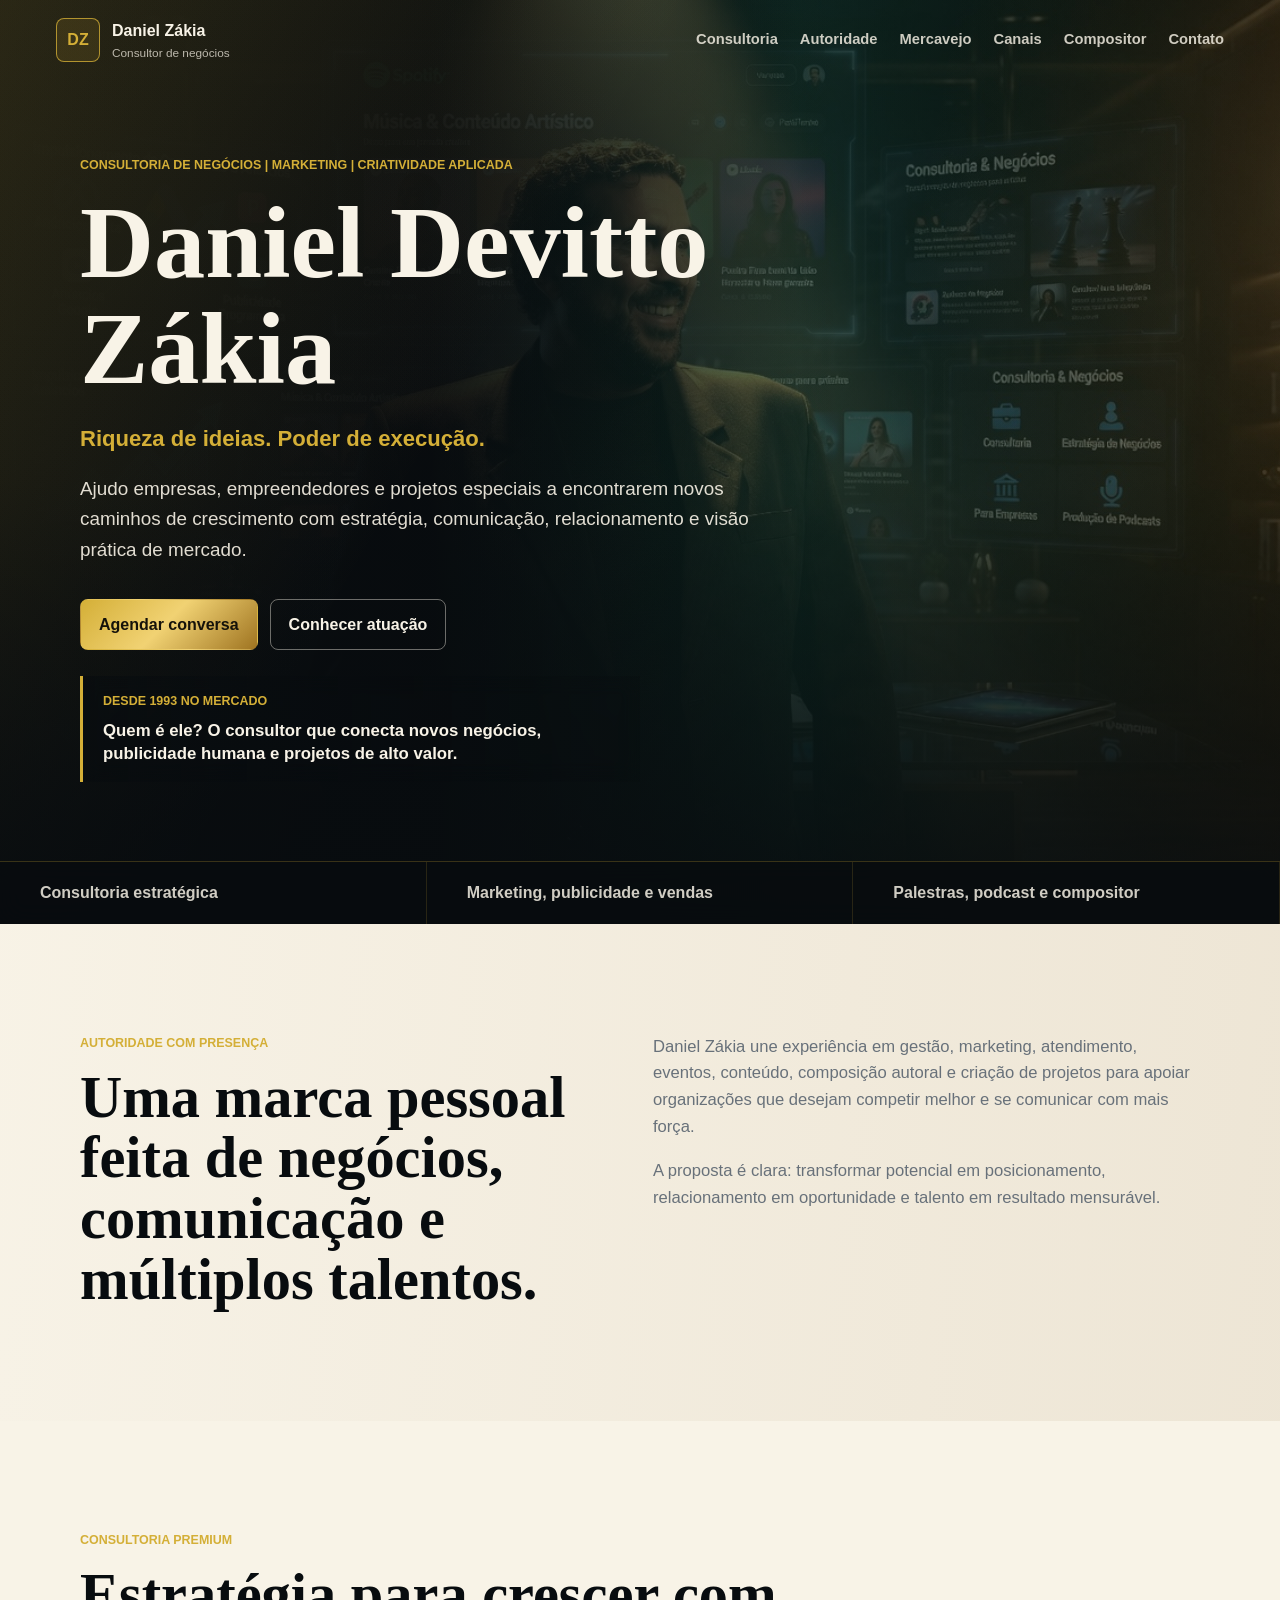
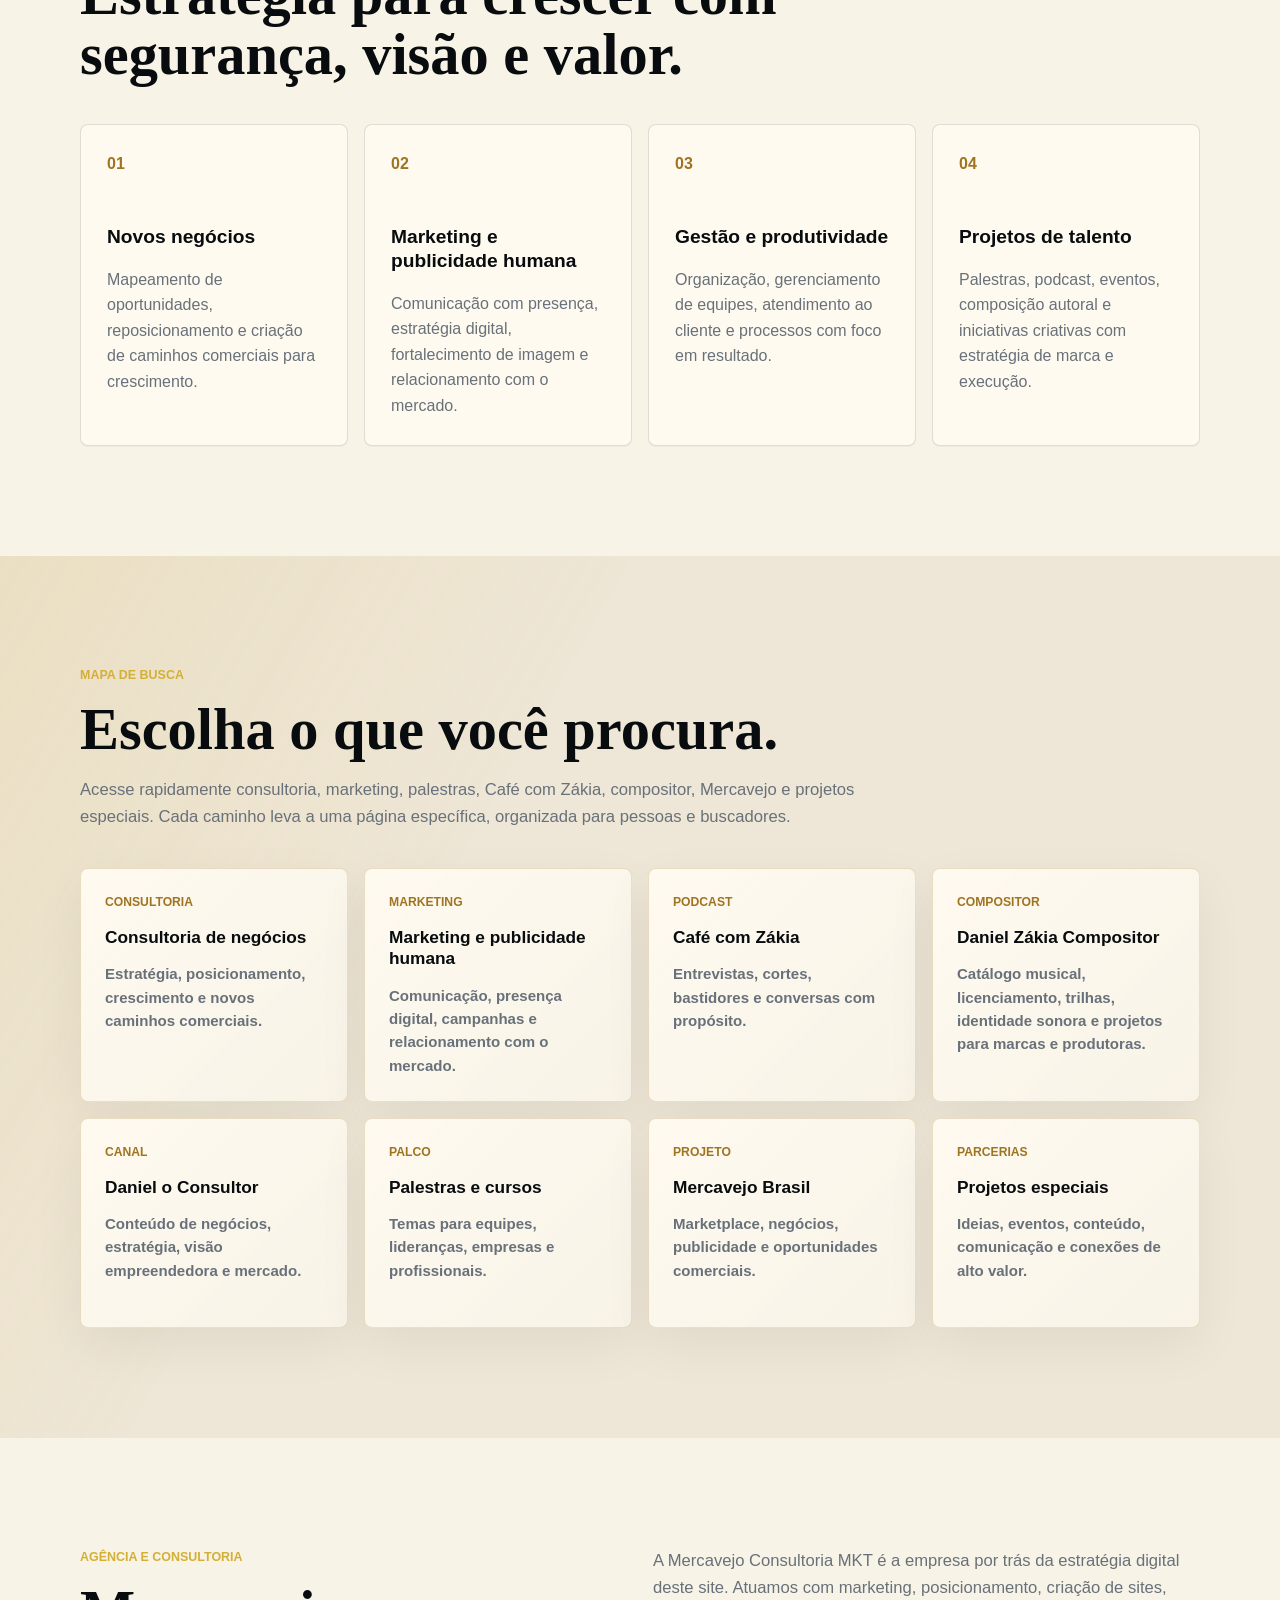
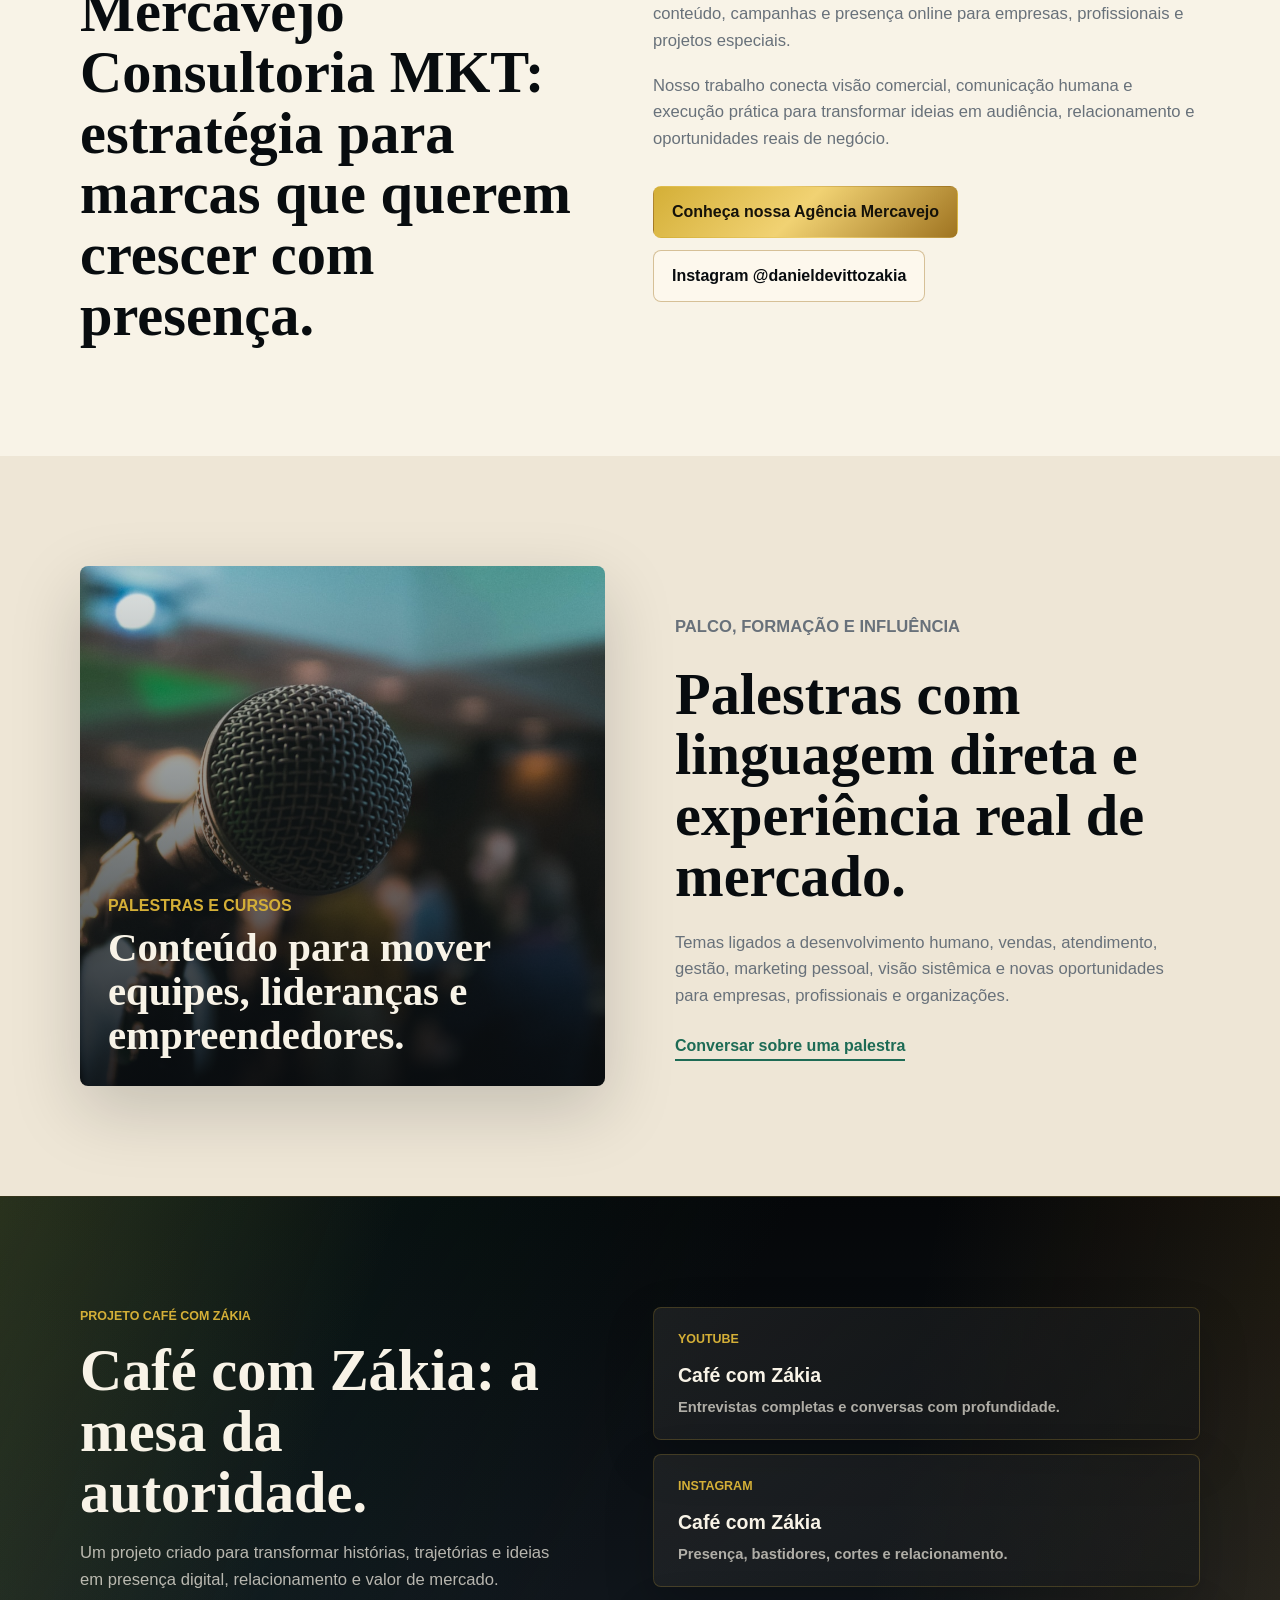
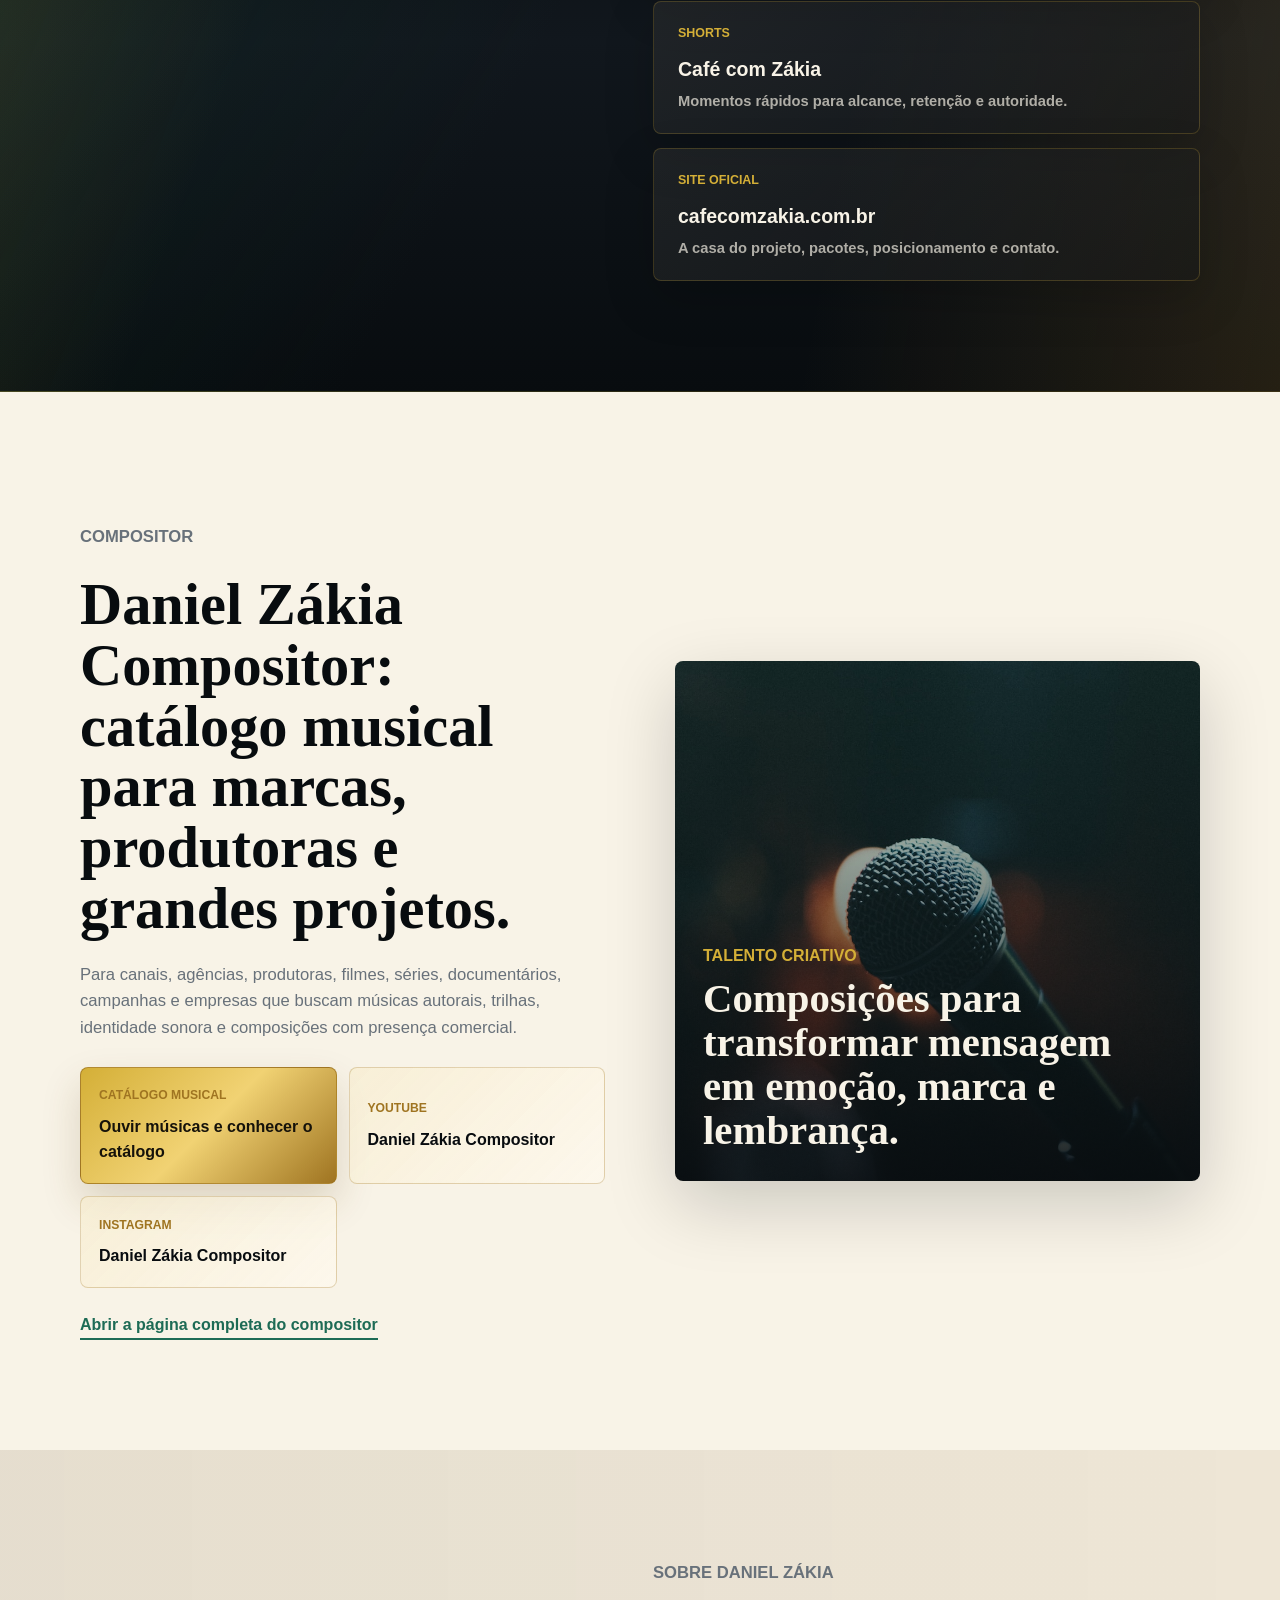
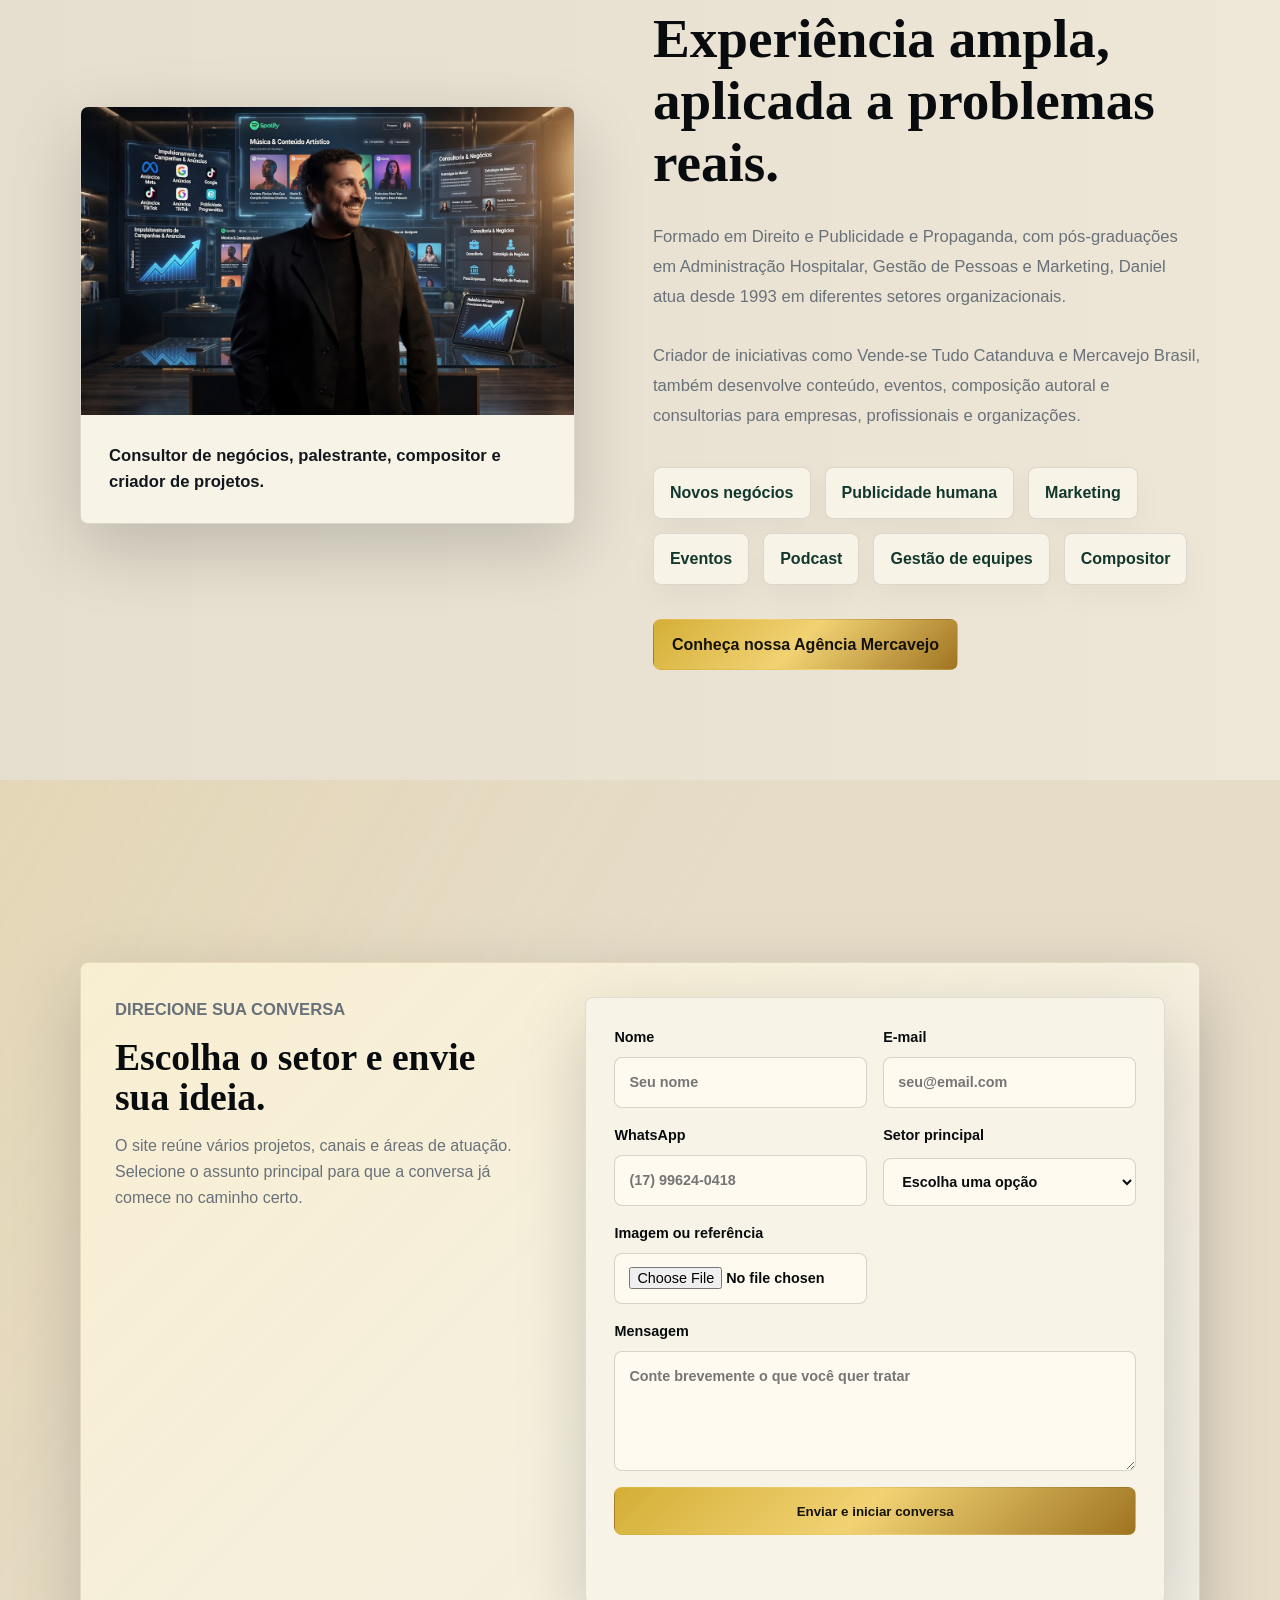
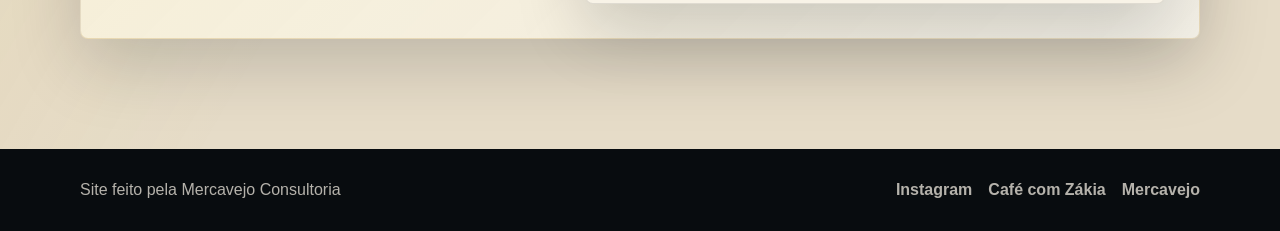
<file: index.html>
﻿<!doctype html>
<html lang="pt-BR">
  <head>
    <meta charset="utf-8" />
    <link rel="icon" type="image/svg+xml" href="favicon.svg" />
    <meta name="viewport" content="width=device-width, initial-scale=1" />
    <title>Daniel Devitto Zákia | Consultoria, Marketing, Palestras, Podcast e Compositor</title>
    <meta
      name="description"
      content="Site oficial de Daniel Devitto Zákia: consultoria de negócios, marketing, palestras, Café com Zákia, projetos especiais e compositor com catálogo musical para marcas, produtoras, filmes, séries e campanhas."
    />
    <meta
      name="keywords"
      content="Daniel Zákia, Daniel Devitto Zákia, consultoria de negócios, marketing, publicidade humana, Café com Zákia, Daniel Zákia Compositor, compositor para marcas, licenciamento musical, trilhas, produtoras, filmes, séries, campanhas, palestras, cursos, Mercavejo"
    />
    <meta name="author" content="Daniel Zákia" />
    <meta name="robots" content="index, follow, max-image-preview:large, max-snippet:-1, max-video-preview:-1" />
    <link rel="canonical" href="https://www.danieldevittozakia.com.br/" />
    <meta property="og:title" content="Daniel Devitto Zákia | Consultoria, Marketing, Podcast e Compositor" />
    <meta
      property="og:description"
      content="Consultoria, marketing, palestras, Café com Zákia e compositor com catálogo musical para marcas, produtoras, canais, filmes, séries, campanhas e projetos especiais."
    />
    <meta property="og:type" content="website" />
    <meta property="og:locale" content="pt_BR" />
    <meta property="og:site_name" content="Daniel Devitto Zákia" />
    <meta property="og:url" content="https://www.danieldevittozakia.com.br/" />
    <meta property="og:image" content="https://www.danieldevittozakia.com.br/assets/hero-consultor-multitalentos.jpg" />
    <meta name="twitter:card" content="summary_large_image" />
    <meta name="twitter:title" content="Daniel Devitto Zákia | Consultoria de Negócios e Projetos Criativos" />
    <meta
      name="twitter:description"
      content="Consultoria de negócios, marketing, Café com Zákia, compositor, licenciamento musical, palestras, Mercavejo Brasil e projetos especiais."
    />
    <meta name="twitter:image" content="https://www.danieldevittozakia.com.br/assets/hero-consultor-multitalentos.jpg" />
    <meta name="theme-color" content="#080c0f" />
    <link rel="preload" as="image" href="assets/hero-consultor-multitalentos.jpg" fetchpriority="high" />
    <script type="application/ld+json">
      {
        "@context": "https://schema.org",
        "@graph": [
          {
            "@type": "Person",
            "@id": "https://www.danieldevittozakia.com.br/#daniel-zakia",
            "name": "Daniel Devitto Zákia",
            "alternateName": ["Daniel Zákia", "Daniel o Consultor", "Daniel Zákia Compositor"],
            "url": "https://www.danieldevittozakia.com.br/",
            "image": "https://www.danieldevittozakia.com.br/assets/sobre-daniel-projetos.jpg",
            "jobTitle": "Consultor de negócios, palestrante, compositor e criador de projetos",
            "description": "Daniel Devitto Zákia atua com consultoria de negócios, marketing, publicidade humana, palestras, podcast, compositor, licenciamento musical e projetos criativos.",
            "knowsAbout": [
              "Consultoria de negócios",
              "Marketing e publicidade",
              "Publicidade humana",
              "Podcast",
              "Palestras",
              "Compositor",
              "Composição musical",
              "Licenciamento musical",
              "Trilhas para marcas, filmes, séries e campanhas",
              "Mercavejo Brasil",
              "Café com Zákia"
            ],
            "sameAs": [
              "https://www.instagram.com/danieldevittozakia",
              "https://www.facebook.com/danieldevittozakia",
              "https://www.youtube.com/@cafecomzakia",
              "https://www.instagram.com/cafecomzakia",
              "https://www.cafecomzakia.com.br/",
              "https://www.youtube.com/@danielzakiacompositor",
              "https://www.instagram.com/danielzakiacompositor/",
              "https://www.youtube.com/@danielzakiaconsultor",
              "https://www.mercavejo.com.br/"
            ]
          },
          {
            "@type": "ProfessionalService",
            "@id": "https://www.danieldevittozakia.com.br/#servicos",
            "name": "Daniel Zákia Consultoria",
            "url": "https://www.danieldevittozakia.com.br/",
            "areaServed": "Brasil",
            "founder": { "@id": "https://www.danieldevittozakia.com.br/#daniel-zakia" },
            "serviceType": [
              "Consultoria de negócios",
              "Marketing e publicidade",
              "Palestras e cursos",
              "Projetos musicais e licenciamento",
              "Podcast e entrevistas",
              "Projetos especiais"
            ],
            "hasOfferCatalog": {
              "@type": "OfferCatalog",
              "name": "Áreas de atuação de Daniel Zákia",
              "itemListElement": [
                { "@type": "Offer", "itemOffered": { "@type": "Service", "name": "Consultoria de negócios" } },
                { "@type": "Offer", "itemOffered": { "@type": "Service", "name": "Marketing e publicidade humana" } },
                { "@type": "Offer", "itemOffered": { "@type": "Service", "name": "Café com Zákia" } },
                { "@type": "Offer", "itemOffered": { "@type": "Service", "name": "Daniel Zákia Compositor" } },
                { "@type": "Offer", "itemOffered": { "@type": "Service", "name": "Daniel o Consultor" } },
                { "@type": "Offer", "itemOffered": { "@type": "Service", "name": "Mercavejo Brasil" } }
              ]
            }
          },
          {
            "@type": "Organization",
            "@id": "https://www.mercavejo.com.br/#organization",
            "name": "Mercavejo Consultoria MKT",
            "url": "https://www.mercavejo.com.br/"
          },
          {
            "@type": "WebSite",
            "@id": "https://www.danieldevittozakia.com.br/#website",
            "name": "Daniel Zákia",
            "url": "https://www.danieldevittozakia.com.br/",
            "inLanguage": "pt-BR",
            "publisher": { "@id": "https://www.danieldevittozakia.com.br/#daniel-zakia" },
            "creator": { "@id": "https://www.mercavejo.com.br/#organization" }
          }
        ]
      }
    </script>
    <link rel="stylesheet" href="styles.css" />
  </head>
  <body>
    <header class="site-header" data-header>
      <a class="brand" href="#inicio" aria-label="Daniel Zákia">
        <span class="brand-mark">DZ</span>
        <span>
          <strong>Daniel Zákia</strong>
          <small>Consultor de negócios</small>
        </span>
      </a>

      <button class="nav-toggle" type="button" aria-label="Abrir menu" aria-expanded="false" data-menu-button>
        <span></span>
        <span></span>
        <span></span>
      </button>

      <nav class="site-nav" data-menu>
        <a href="#consultoria">Consultoria</a>
        <a href="#autoridade">Autoridade</a>
        <a href="#mercavejo">Mercavejo</a>
        <a href="#canais">Canais</a>
        <a href="#compositor">Compositor</a>
        <a href="#contato">Contato</a>
      </nav>
    </header>

    <main>
      <section class="hero" id="inicio">
        <div class="hero-media" role="img" aria-label="Ambiente executivo de luxo, estratégia e negócios"></div>
        <div class="hero-overlay"></div>

        <div class="container hero-grid">
          <div class="hero-content reveal">
            <p class="eyebrow">Consultoria de negócios | Marketing | Criatividade aplicada</p>
            <h1>Daniel Devitto Zákia</h1>
            <p class="hero-statement">Riqueza de ideias. Poder de execução.</p>
            <p class="hero-copy">
              Ajudo empresas, empreendedores e projetos especiais a encontrarem novos caminhos de crescimento com
              estratégia, comunicação, relacionamento e visão prática de mercado.
            </p>
            <div class="hero-actions">
              <a class="button primary" href="https://wa.me/5517996240418" target="_blank" rel="noreferrer">
                Agendar conversa
              </a>
              <a class="button secondary" href="#consultoria">Conhecer atuação</a>
            </div>
          </div>

          <aside class="hero-authority reveal" aria-label="Resumo profissional de Daniel Zákia">
            <span>Desde 1993 no mercado</span>
            <strong>Quem é ele? O consultor que conecta novos negócios, publicidade humana e projetos de alto valor.</strong>
          </aside>
        </div>

        <div class="hero-strip" aria-label="Resumo de atuação">
          <span>Consultoria estratégica</span>
          <span>Marketing, publicidade e vendas</span>
          <span>Palestras, podcast e compositor</span>
        </div>
      </section>

      <section class="section intro" id="autoridade">
        <div class="container intro-grid">
          <div class="section-heading reveal">
            <p class="eyebrow">Autoridade com presença</p>
            <h2>Uma marca pessoal feita de negócios, comunicação e múltiplos talentos.</h2>
          </div>
          <div class="intro-text reveal">
            <p>
              Daniel Zákia une experiência em gestão, marketing, atendimento, eventos, conteúdo, composição autoral e criação de
              projetos para apoiar organizações que desejam competir melhor e se comunicar com mais força.
            </p>
            <p>
              A proposta é clara: transformar potencial em posicionamento, relacionamento em oportunidade e talento em
              resultado mensurável.
            </p>
          </div>
        </div>
      </section>

      <section class="section services" id="consultoria">
        <div class="container">
          <div class="section-heading compact reveal">
            <p class="eyebrow">Consultoria premium</p>
            <h2>Estratégia para crescer com segurança, visão e valor.</h2>
          </div>

          <div class="service-grid">
            <article class="service-card reveal">
              <span class="service-icon">01</span>
              <h3>Novos negócios</h3>
              <p>Mapeamento de oportunidades, reposicionamento e criação de caminhos comerciais para crescimento.</p>
            </article>
            <article class="service-card reveal">
              <span class="service-icon">02</span>
              <h3>Marketing e publicidade humana</h3>
              <p>Comunicação com presença, estratégia digital, fortalecimento de imagem e relacionamento com o mercado.</p>
            </article>
            <article class="service-card reveal">
              <span class="service-icon">03</span>
              <h3>Gestão e produtividade</h3>
              <p>Organização, gerenciamento de equipes, atendimento ao cliente e processos com foco em resultado.</p>
            </article>
            <article class="service-card reveal">
              <span class="service-icon">04</span>
              <h3>Projetos de talento</h3>
              <p>Palestras, podcast, eventos, composição autoral e iniciativas criativas com estratégia de marca e execução.</p>
            </article>
          </div>
        </div>
      </section>

      <section class="section search-map" id="projetos">
        <div class="container">
          <div class="section-heading compact reveal">
            <p class="eyebrow">Mapa de busca</p>
            <h2>Escolha o que você procura.</h2>
            <p>
              Acesse rapidamente consultoria, marketing, palestras, Café com Zákia, compositor, Mercavejo e projetos
              especiais. Cada caminho leva a uma página específica, organizada para pessoas e buscadores.
            </p>
          </div>

          <div class="search-grid reveal">
            <a href="consultoria-de-negocios.html">
              <span>Consultoria</span>
              <strong>Consultoria de negócios</strong>
              <small>Estratégia, posicionamento, crescimento e novos caminhos comerciais.</small>
            </a>
            <a href="marketing-publicidade.html">
              <span>Marketing</span>
              <strong>Marketing e publicidade humana</strong>
              <small>Comunicação, presença digital, campanhas e relacionamento com o mercado.</small>
            </a>
            <a href="cafe-com-zakia.html">
              <span>Podcast</span>
              <strong>Café com Zákia</strong>
              <small>Entrevistas, cortes, bastidores e conversas com propósito.</small>
            </a>
            <a href="compositor/index.html">
              <span>Compositor</span>
              <strong>Daniel Zákia Compositor</strong>
              <small>Catálogo musical, licenciamento, trilhas, identidade sonora e projetos para marcas e produtoras.</small>
            </a>
            <a href="daniel-o-consultor.html">
              <span>Canal</span>
              <strong>Daniel o Consultor</strong>
              <small>Conteúdo de negócios, estratégia, visão empreendedora e mercado.</small>
            </a>
            <a href="palestras-e-cursos.html">
              <span>Palco</span>
              <strong>Palestras e cursos</strong>
              <small>Temas para equipes, lideranças, empresas e profissionais.</small>
            </a>
            <a href="mercavejo-brasil.html">
              <span>Projeto</span>
              <strong>Mercavejo Brasil</strong>
              <small>Marketplace, negócios, publicidade e oportunidades comerciais.</small>
            </a>
            <a href="parcerias-projetos-especiais.html">
              <span>Parcerias</span>
              <strong>Projetos especiais</strong>
              <small>Ideias, eventos, conteúdo, comunicação e conexões de alto valor.</small>
            </a>
          </div>
        </div>
      </section>

      <section class="section services" id="mercavejo">
        <div class="container intro-grid">
          <div class="section-heading reveal">
            <p class="eyebrow">Agência e consultoria</p>
            <h2>Mercavejo Consultoria MKT: estratégia para marcas que querem crescer com presença.</h2>
          </div>
          <div class="intro-text reveal">
            <p>
              A Mercavejo Consultoria MKT é a empresa por trás da estratégia digital deste site. Atuamos com marketing,
              posicionamento, criação de sites, conteúdo, campanhas e presença online para empresas, profissionais e
              projetos especiais.
            </p>
            <p>
              Nosso trabalho conecta visão comercial, comunicação humana e execução prática para transformar ideias em
              audiência, relacionamento e oportunidades reais de negócio.
            </p>
            <div class="hero-actions">
              <a class="button primary" href="mercavejo-consultoria-mkt.html">Conheça nossa Agência Mercavejo</a>
              <a class="button secondary" href="https://www.instagram.com/danieldevittozakia/" target="_blank" rel="noopener noreferrer">
                Instagram @danieldevittozakia
              </a>
            </div>
          </div>
        </div>
      </section>

      <section class="section split">
        <div class="container split-grid">
          <div class="visual-panel talks reveal">
            <div>
              <span>Palestras e cursos</span>
              <strong>Conteúdo para mover equipes, lideranças e empreendedores.</strong>
            </div>
          </div>
          <div class="split-copy reveal">
            <p class="eyebrow">Palco, formação e influência</p>
            <h2>Palestras com linguagem direta e experiência real de mercado.</h2>
            <p>
              Temas ligados a desenvolvimento humano, vendas, atendimento, gestão, marketing pessoal, visão sistêmica e
              novas oportunidades para empresas, profissionais e organizações.
            </p>
            <a class="text-link" href="#contato">Conversar sobre uma palestra</a>
          </div>
        </div>
      </section>

      <section class="section dark-section" id="canais">
        <div class="container channels-grid">
          <div class="section-heading reveal">
            <p class="eyebrow">Projeto Café com Zákia</p>
            <h2>Café com Zákia: a mesa da autoridade.</h2>
            <p>
              Um projeto criado para transformar histórias, trajetórias e ideias em presença digital, relacionamento e
              valor de mercado.
            </p>
          </div>
          <div class="media-list cafe-link-list reveal">
            <a href="https://www.youtube.com/@cafecomzakia" target="_blank" rel="noreferrer">
              <span>YouTube</span>
              <strong>Café com Zákia</strong>
              <small>Entrevistas completas e conversas com profundidade.</small>
            </a>
            <a href="https://www.instagram.com/cafecomzakia" target="_blank" rel="noreferrer">
              <span>Instagram</span>
              <strong>Café com Zákia</strong>
              <small>Presença, bastidores, cortes e relacionamento.</small>
            </a>
            <a href="https://www.youtube.com/@cafecomzakia/shorts" target="_blank" rel="noreferrer">
              <span>Shorts</span>
              <strong>Café com Zákia</strong>
              <small>Momentos rápidos para alcance, retenção e autoridade.</small>
            </a>
            <a href="https://www.cafecomzakia.com.br/" target="_blank" rel="noreferrer">
              <span>Site oficial</span>
              <strong>cafecomzakia.com.br</strong>
              <small>A casa do projeto, pacotes, posicionamento e contato.</small>
            </a>
          </div>
        </div>
      </section>

      <section class="section split reverse" id="compositor">
        <div class="container split-grid">
          <div class="split-copy reveal">
            <p class="eyebrow">Compositor</p>
            <h2>Daniel Zákia Compositor: catálogo musical para marcas, produtoras e grandes projetos.</h2>
            <p>
              Para canais, agências, produtoras, filmes, séries, documentários, campanhas e empresas que buscam
              músicas autorais, trilhas, identidade sonora e composições com presença comercial.
            </p>
            <div class="music-links" aria-label="Links de música e compositor Daniel Zákia">
              <a class="featured-catalog" href="compositor/index.html">
                <span>Catálogo musical</span>
                Ouvir músicas e conhecer o catálogo
              </a>
              <a href="https://www.youtube.com/@danielzakiacompositor" target="_blank" rel="noreferrer">
                <span>YouTube</span>
                Daniel Zákia Compositor
              </a>
              <a href="https://www.instagram.com/danielzakiacompositor/" target="_blank" rel="noreferrer">
                <span>Instagram</span>
                Daniel Zákia Compositor
              </a>
            </div>
            <a class="text-link" href="compositor/index.html">Abrir a página completa do compositor</a>
          </div>
          <div class="visual-panel music reveal">
            <div>
              <span>Talento criativo</span>
              <strong>Composições para transformar mensagem em emoção, marca e lembrança.</strong>
            </div>
          </div>
        </div>

      </section>

      <section class="section profile">
        <div class="container profile-grid">
          <div class="profile-signature reveal">
            <img
              src="assets/sobre-daniel-projetos.jpg"
              alt="Daniel Zákia em ambiente profissional com seus projetos"
              width="1120"
              height="700"
              loading="lazy"
              decoding="async"
            />
            <p>Consultor de negócios, palestrante, compositor e criador de projetos.</p>
          </div>
          <div class="profile-copy reveal">
            <p class="eyebrow">Sobre Daniel Zákia</p>
            <h2>Experiência ampla, aplicada a problemas reais.</h2>
            <p>
              Formado em Direito e Publicidade e Propaganda, com pós-graduações em Administração Hospitalar, Gestão de
              Pessoas e Marketing, Daniel atua desde 1993 em diferentes setores organizacionais.
            </p>
            <p>
              Criador de iniciativas como Vende-se Tudo Catanduva e Mercavejo Brasil, também desenvolve conteúdo,
              eventos, composição autoral e consultorias para empresas, profissionais e organizações.
            </p>
            <div class="tags" aria-label="Especialidades">
              <span>Novos negócios</span>
              <span>Publicidade humana</span>
              <span>Marketing</span>
              <span>Eventos</span>
              <span>Podcast</span>
              <span>Gestão de equipes</span>
              <span>Compositor</span>
            </div>
            <div class="hero-actions">
              <a class="button primary" href="https://www.mercavejo.com.br/" target="_blank" rel="noopener noreferrer">
                Conheça nossa Agência Mercavejo
              </a>
            </div>
          </div>
        </div>
      </section>

      <section class="section contact" id="contato">
        <div class="container music-project-panel general-project-panel reveal">
          <div>
            <p class="eyebrow">Direcione sua conversa</p>
            <h3>Escolha o setor e envie sua ideia.</h3>
            <p>
              O site reúne vários projetos, canais e áreas de atuação. Selecione o assunto principal para que a conversa
              já comece no caminho certo.
            </p>
          </div>

          <form class="contact-form music-project-form" data-sector-form>
            <label>
              Nome
              <input name="nome" type="text" placeholder="Seu nome" required />
            </label>
            <label>
              E-mail
              <input name="email" type="email" placeholder="seu@email.com" required />
            </label>
            <label>
              WhatsApp
              <input name="telefone" type="tel" placeholder="(17) 99624-0418" required />
            </label>
            <label>
              Setor principal
              <select name="setor" required>
                <option value="">Escolha uma opção</option>
                <option>Consultoria de negócios</option>
                <option>Marketing e publicidade</option>
                <option>Café com Zákia</option>
                <option>Daniel Zákia Compositor</option>
                <option>Daniel o Consultor</option>
                <option>Palestras e cursos</option>
                <option>Mercavejo Brasil</option>
                <option>Parcerias e projetos especiais</option>
              </select>
            </label>
            <label>
              Imagem ou referência
              <input name="imagem" type="file" accept="image/*" />
            </label>
            <label class="full-field">
              Mensagem
              <textarea name="mensagem" rows="4" placeholder="Conte brevemente o que você quer tratar" required></textarea>
            </label>
            <button class="button primary full-field" type="submit">Enviar e iniciar conversa</button>
            <p class="form-note full-field" data-sector-form-note></p>
          </form>
        </div>
      </section>
    </main>
    <footer class="site-footer">
      <div class="container footer-grid">
        <p>
          Site feito pela
          <a href="https://www.mercavejo.com.br/" target="_blank" rel="noopener noreferrer">Mercavejo Consultoria</a>
        </p>
        <div class="footer-links">
          <a href="https://www.instagram.com/danieldevittozakia/" target="_blank" rel="noopener noreferrer">Instagram</a>
          <a href="https://www.youtube.com/@cafecomzakia" target="_blank" rel="noopener noreferrer">Café com Zákia</a>
          <a href="https://www.mercavejo.com.br/" target="_blank" rel="noopener noreferrer">Mercavejo</a>
        </div>
      </div>
    </footer>

    <script src="script.js" defer></script>
  </body>
</html>
</file>
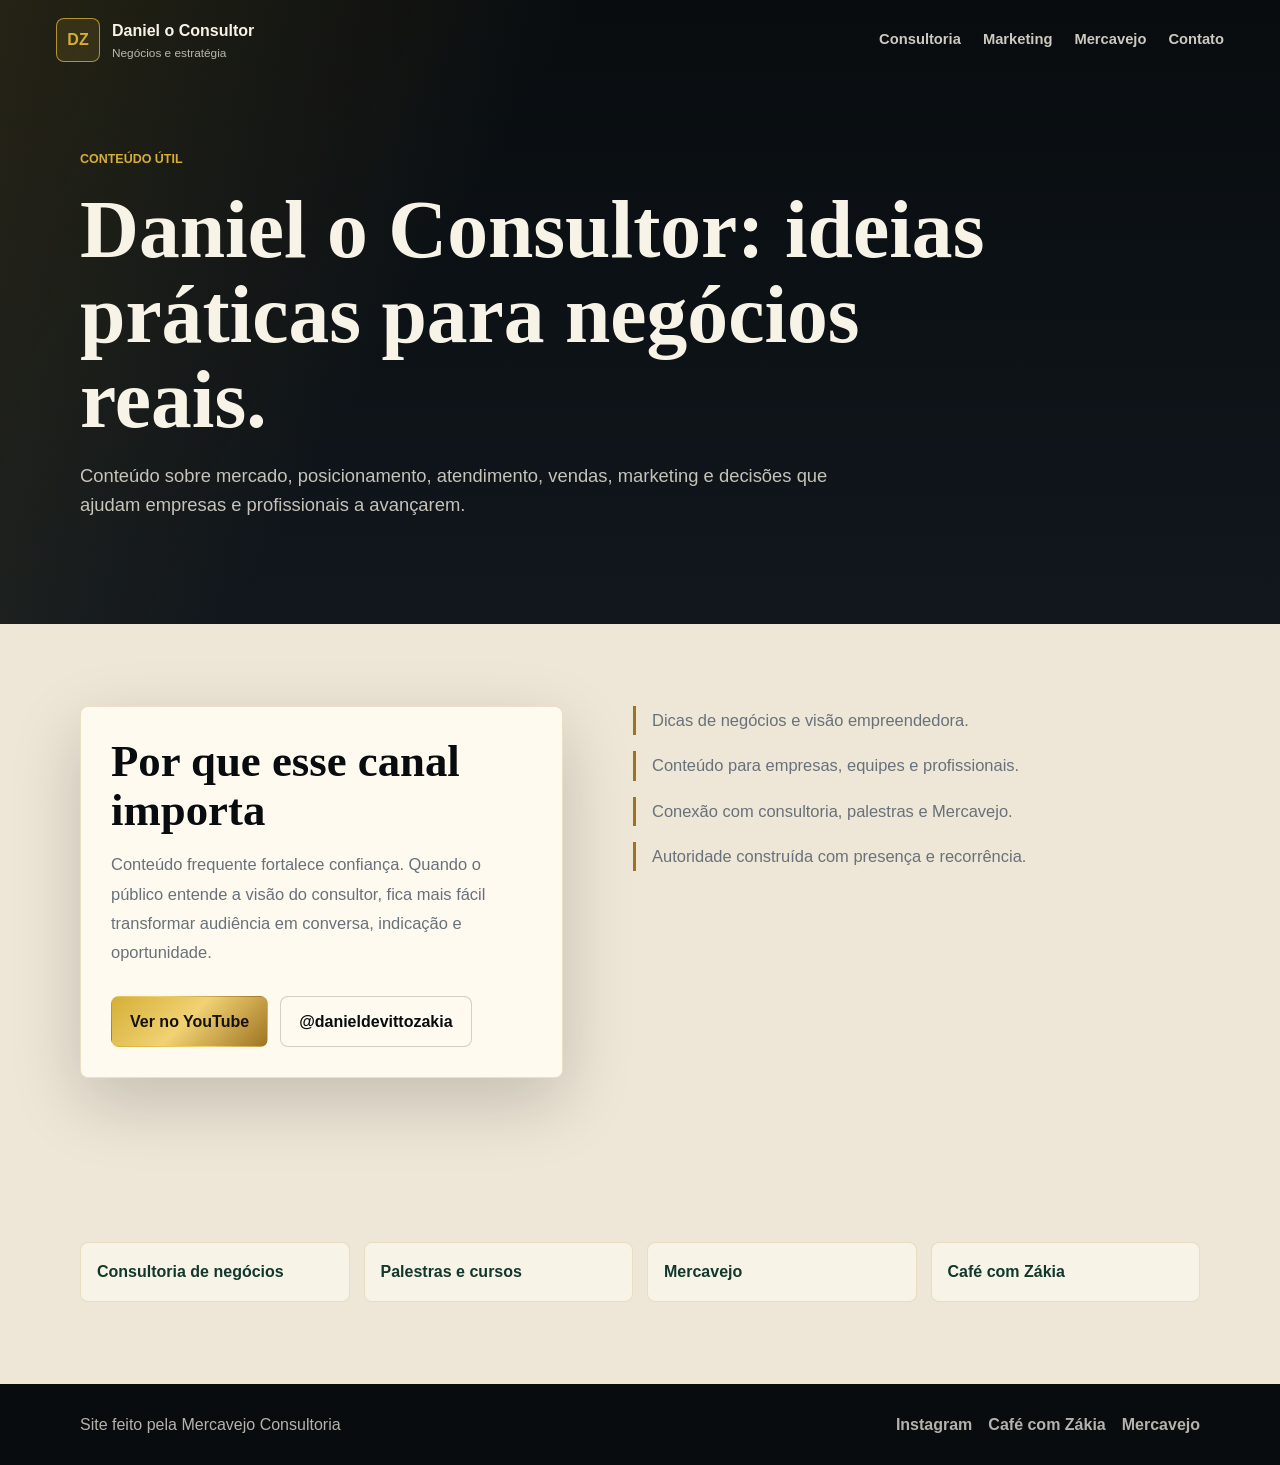
<file: consultor/index.html>
<!doctype html>
<html lang="pt-BR">
  <head>
    <meta charset="utf-8" />
    <link rel="icon" type="image/svg+xml" href="../favicon.svg" />
    <meta name="viewport" content="width=device-width, initial-scale=1" />
    <title>Daniel o Consultor | Daniel Devitto Zákia</title>
    <meta
      name="description"
      content="Acesse a página Daniel o Consultor, com conteúdo de negócios, marketing, posicionamento e estratégia de Daniel Devitto Zákia."
    />
    <link rel="canonical" href="https://www.danieldevittozakia.com.br/daniel-o-consultor.html" />
    <meta http-equiv="refresh" content="0; url=../daniel-o-consultor.html" />
    <link rel="stylesheet" href="../styles.css" />
  </head>
  <body>
    <main class="topic-main">
      <section class="topic-hero">
        <div class="container">
          <p class="eyebrow">Daniel o Consultor</p>
          <h1>Conteúdo de negócios, marketing e estratégia.</h1>
          <p>Você está sendo direcionado para a página oficial Daniel o Consultor.</p>
          <div class="topic-actions">
            <a class="button primary" href="../daniel-o-consultor.html">Acessar página</a>
            <a class="button secondary" href="../">Voltar ao site principal</a>
          </div>
        </div>
      </section>
    </main>
  </body>
</html>
</file>
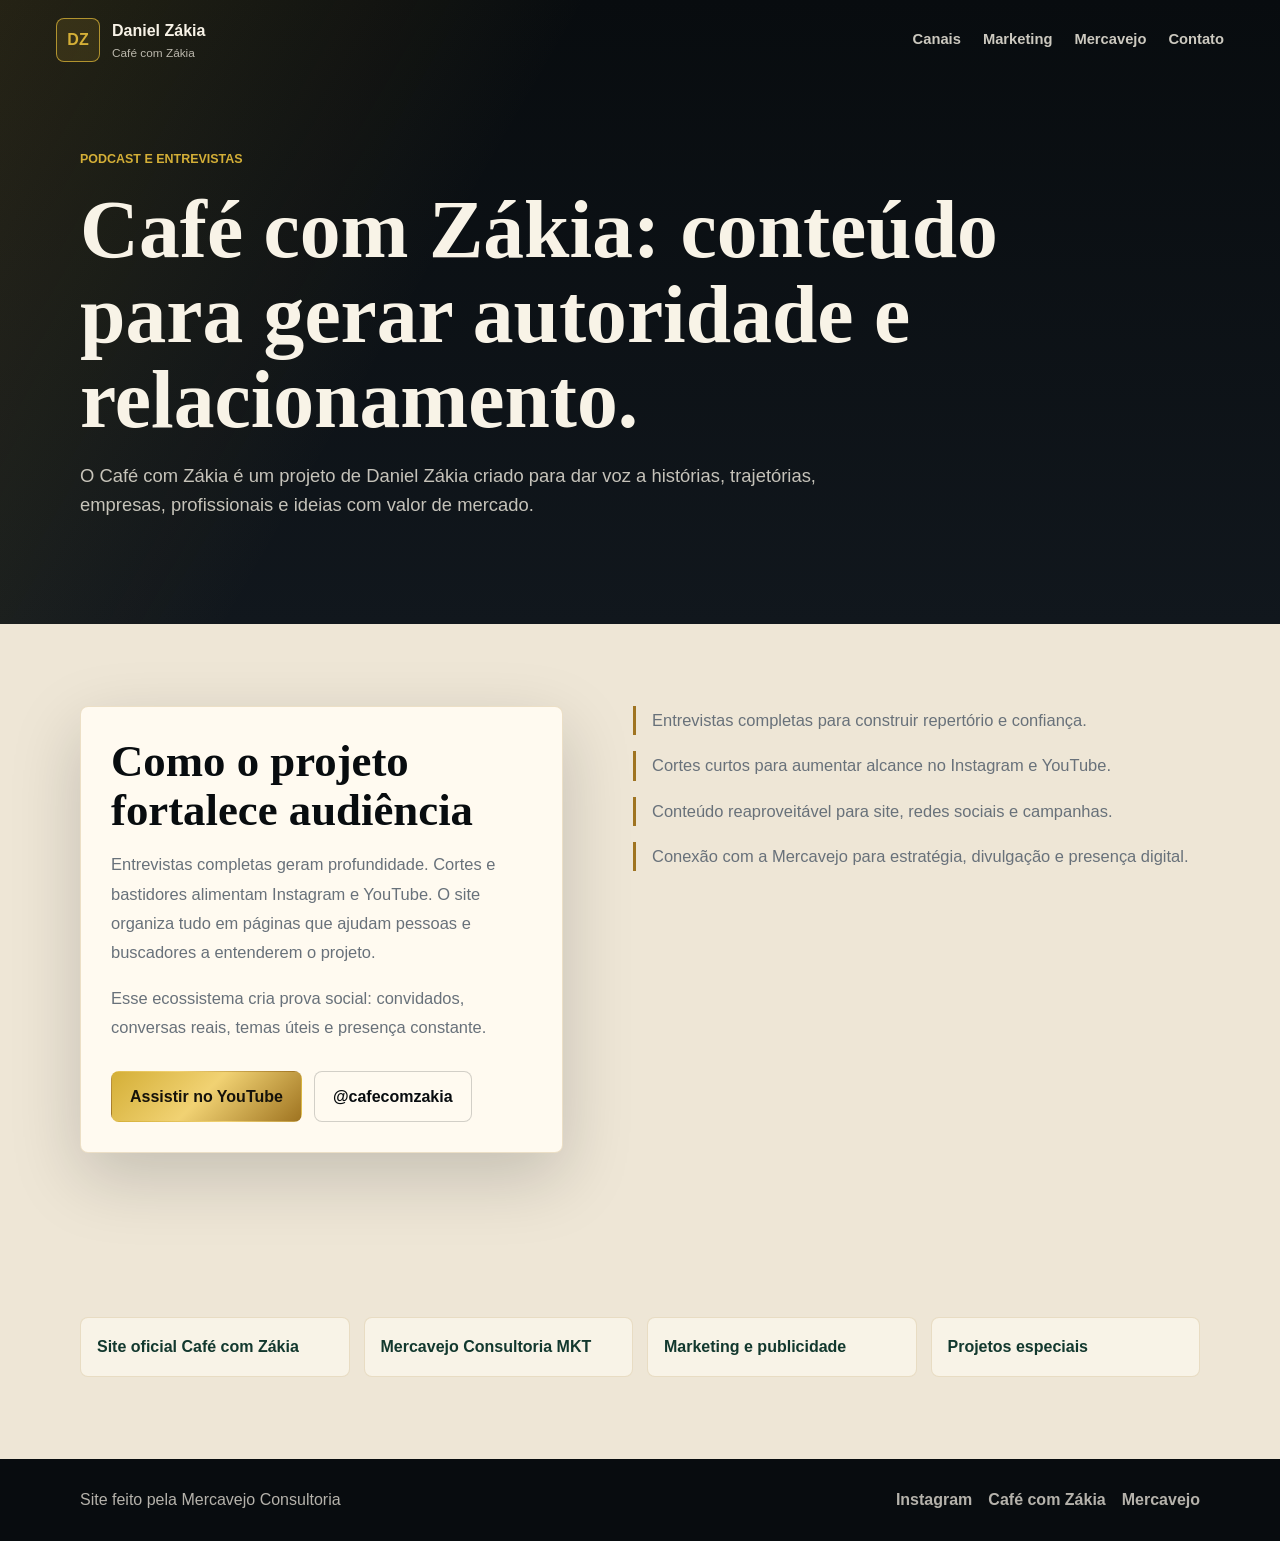
<file: cafe-com-zakia.html>
﻿<!doctype html>
<html lang="pt-BR">
  <head>
    <meta charset="utf-8" />
    <link rel="icon" type="image/svg+xml" href="favicon.svg" />
    <meta name="viewport" content="width=device-width, initial-scale=1" />
    <title>Café com Zákia | Projeto de Daniel Devitto Zákia</title>
    <meta name="description" content="Café com Zákia é o projeto de entrevistas e conteúdo de Daniel Devitto Zákia para histórias, autoridade, negócios, bastidores e conexões." />
    <link rel="canonical" href="https://www.danieldevittozakia.com.br/cafe-com-zakia.html" />
    <meta property="og:title" content="Café com Zákia" />
    <meta property="og:description" content="Entrevistas, cortes, bastidores e conversas que constroem autoridade." />
    <meta property="og:type" content="article" />
    <link rel="stylesheet" href="styles.css" />
  </head>
  <body>
    <header class="site-header is-scrolled" data-header><a class="brand" href="index.html#inicio"><span class="brand-mark">DZ</span><span><strong>Daniel Zákia</strong><small>Café com Zákia</small></span></a><button class="nav-toggle" type="button" aria-label="Abrir menu" aria-expanded="false" data-menu-button><span></span><span></span><span></span></button><nav class="site-nav" data-menu><a href="index.html#canais">Canais</a><a href="marketing-publicidade.html">Marketing</a><a href="mercavejo-consultoria-mkt.html">Mercavejo</a><a href="index.html#contato">Contato</a></nav></header>
    <main class="topic-main">
      <section class="topic-hero"><div class="container"><p class="eyebrow">Podcast e entrevistas</p><h1>Café com Zákia: conteúdo para gerar autoridade e relacionamento.</h1><p>O Café com Zákia é um projeto de Daniel Zákia criado para dar voz a histórias, trajetórias, empresas, profissionais e ideias com valor de mercado.</p></div></section>
      <section class="topic-section"><div class="container topic-grid"><article class="topic-panel"><h2>Como o projeto fortalece audiência</h2><p>Entrevistas completas geram profundidade. Cortes e bastidores alimentam Instagram e YouTube. O site organiza tudo em páginas que ajudam pessoas e buscadores a entenderem o projeto.</p><p>Esse ecossistema cria prova social: convidados, conversas reais, temas úteis e presença constante.</p><div class="topic-actions"><a class="button primary" href="https://www.youtube.com/@cafecomzakia" target="_blank" rel="noopener noreferrer">Assistir no YouTube</a><a class="button secondary" href="https://www.instagram.com/cafecomzakia/" target="_blank" rel="noopener noreferrer">@cafecomzakia</a></div></article><ul class="topic-list"><li>Entrevistas completas para construir repertório e confiança.</li><li>Cortes curtos para aumentar alcance no Instagram e YouTube.</li><li>Conteúdo reaproveitável para site, redes sociais e campanhas.</li><li>Conexão com a Mercavejo para estratégia, divulgação e presença digital.</li></ul></div></section>
      <section class="topic-section"><div class="container"><div class="topic-related"><a href="https://www.cafecomzakia.com.br/" target="_blank" rel="noopener noreferrer">Site oficial Café com Zákia</a><a href="mercavejo-consultoria-mkt.html">Mercavejo Consultoria MKT</a><a href="marketing-publicidade.html">Marketing e publicidade</a><a href="parcerias-projetos-especiais.html">Projetos especiais</a></div></div></section>
    </main>
    <footer class="site-footer">
      <div class="container footer-grid">
        <p>
          Site feito pela
          <a href="https://www.mercavejo.com.br/" target="_blank" rel="noopener noreferrer">Mercavejo Consultoria</a>
        </p>
        <div class="footer-links">
          <a href="https://www.instagram.com/danieldevittozakia/" target="_blank" rel="noopener noreferrer">Instagram</a>
          <a href="https://www.youtube.com/@cafecomzakia" target="_blank" rel="noopener noreferrer">Café com Zákia</a>
          <a href="https://www.mercavejo.com.br/" target="_blank" rel="noopener noreferrer">Mercavejo</a>
        </div>
      </div>
    </footer>
    <script src="script.js" defer></script>
  </body>
</html>
</file>
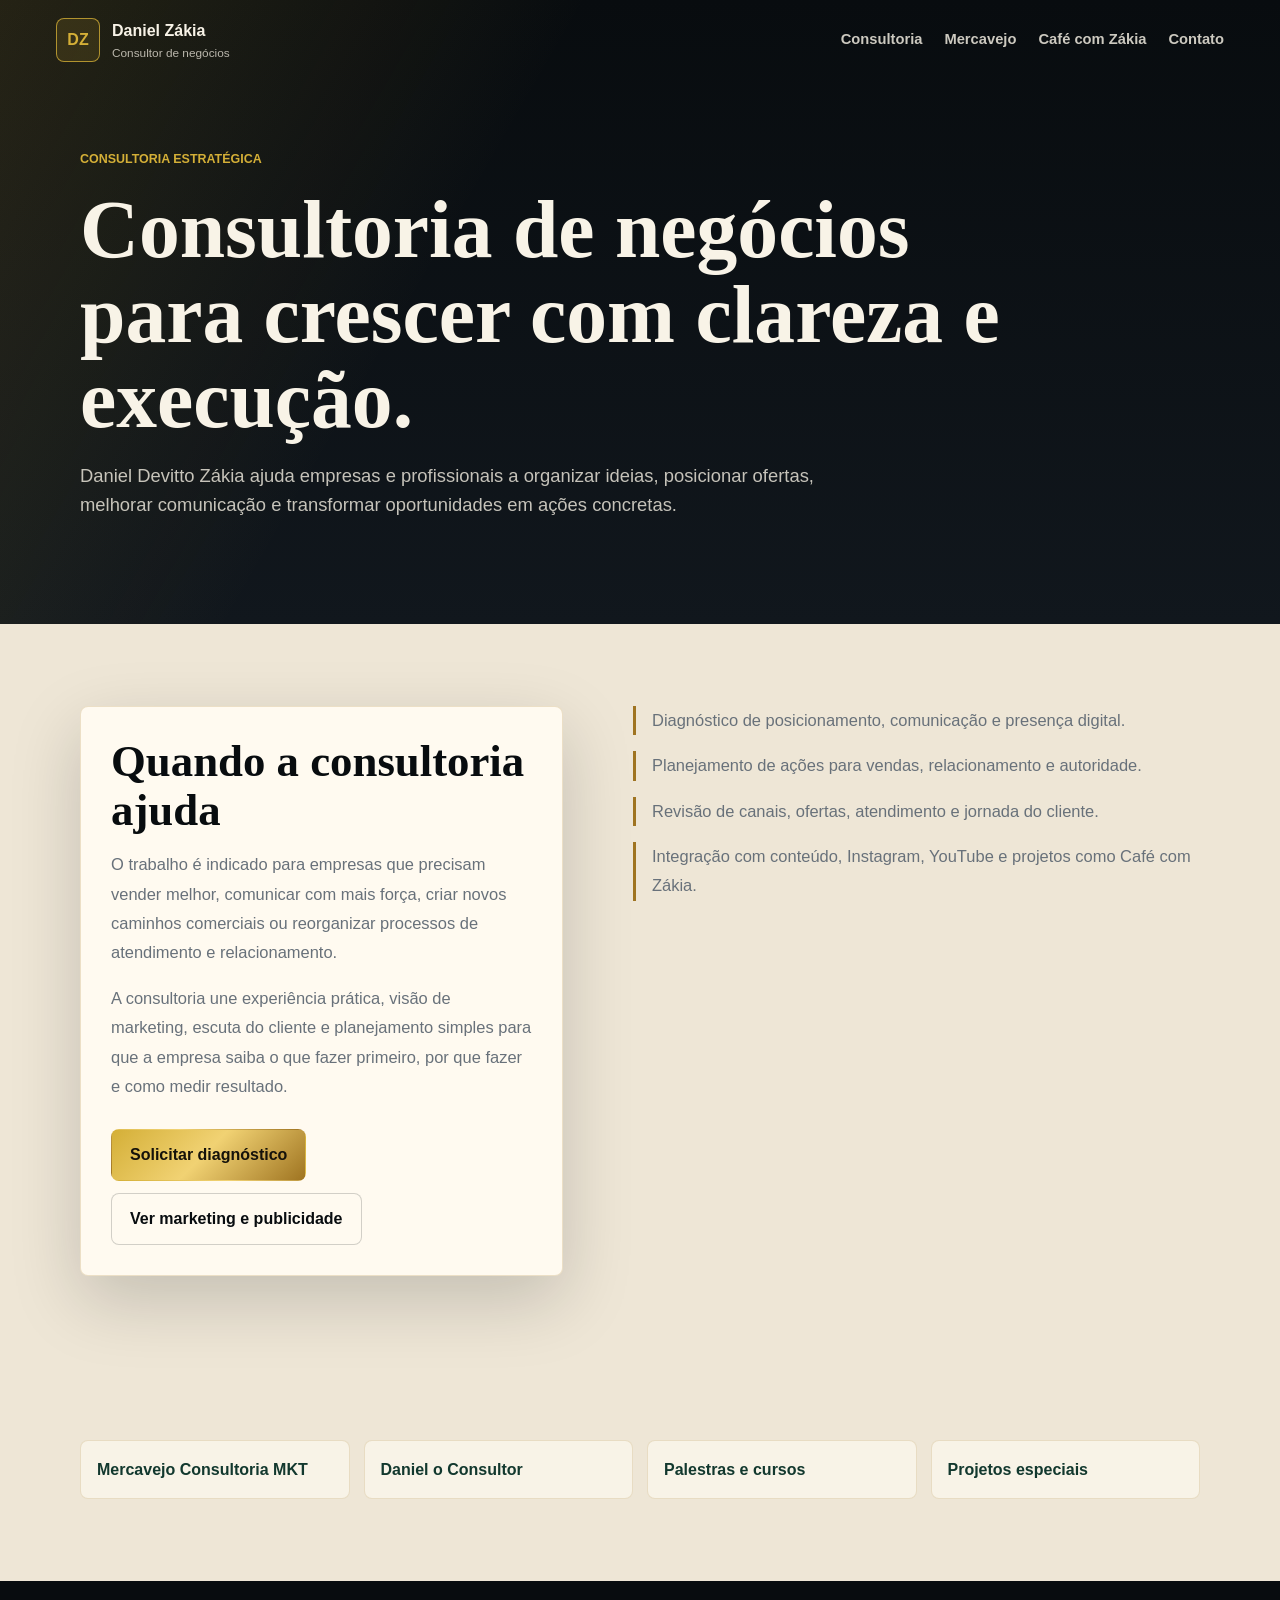
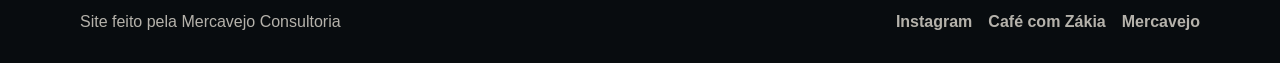
<file: consultoria-de-negocios.html>
﻿<!doctype html>
<html lang="pt-BR">
  <head>
    <meta charset="utf-8" />
    <link rel="icon" type="image/svg+xml" href="favicon.svg" />
    <meta name="viewport" content="width=device-width, initial-scale=1" />
    <title>Consultoria de Negócios | Daniel Devitto Zákia</title>
    <meta name="description" content="Consultoria de negócios com Daniel Devitto Zákia para posicionamento, marketing, vendas, atendimento, processos e crescimento com visão prática de mercado." />
    <link rel="canonical" href="https://www.danieldevittozakia.com.br/consultoria-de-negocios.html" />
    <meta property="og:title" content="Consultoria de Negócios | Daniel Devitto Zákia" />
    <meta property="og:description" content="Estratégia, posicionamento e crescimento para empresas e empreendedores." />
    <meta property="og:type" content="article" />
    <meta property="og:url" content="https://www.danieldevittozakia.com.br/consultoria-de-negocios.html" />
    <link rel="stylesheet" href="styles.css" />
  </head>
  <body>
    <header class="site-header is-scrolled" data-header>
      <a class="brand" href="index.html#inicio" aria-label="Daniel Zákia"><span class="brand-mark">DZ</span><span><strong>Daniel Zákia</strong><small>Consultor de negócios</small></span></a>
      <button class="nav-toggle" type="button" aria-label="Abrir menu" aria-expanded="false" data-menu-button><span></span><span></span><span></span></button>
      <nav class="site-nav" data-menu>
        <a href="index.html#consultoria">Consultoria</a>
        <a href="mercavejo-consultoria-mkt.html">Mercavejo</a>
        <a href="cafe-com-zakia.html">Café com Zákia</a>
        <a href="index.html#contato">Contato</a>
      </nav>
    </header>
    <main class="topic-main">
      <section class="topic-hero">
        <div class="container">
          <p class="eyebrow">Consultoria estratégica</p>
          <h1>Consultoria de negócios para crescer com clareza e execução.</h1>
          <p>Daniel Devitto Zákia ajuda empresas e profissionais a organizar ideias, posicionar ofertas, melhorar comunicação e transformar oportunidades em ações concretas.</p>
        </div>
      </section>
      <section class="topic-section">
        <div class="container topic-grid">
          <article class="topic-panel">
            <h2>Quando a consultoria ajuda</h2>
            <p>O trabalho é indicado para empresas que precisam vender melhor, comunicar com mais força, criar novos caminhos comerciais ou reorganizar processos de atendimento e relacionamento.</p>
            <p>A consultoria une experiência prática, visão de marketing, escuta do cliente e planejamento simples para que a empresa saiba o que fazer primeiro, por que fazer e como medir resultado.</p>
            <div class="topic-actions">
              <a class="button primary" href="index.html#contato">Solicitar diagnóstico</a>
              <a class="button secondary" href="marketing-publicidade.html">Ver marketing e publicidade</a>
            </div>
          </article>
          <ul class="topic-list">
            <li>Diagnóstico de posicionamento, comunicação e presença digital.</li>
            <li>Planejamento de ações para vendas, relacionamento e autoridade.</li>
            <li>Revisão de canais, ofertas, atendimento e jornada do cliente.</li>
            <li>Integração com conteúdo, Instagram, YouTube e projetos como Café com Zákia.</li>
          </ul>
        </div>
      </section>
      <section class="topic-section">
        <div class="container">
          <div class="topic-related">
            <a href="mercavejo-consultoria-mkt.html">Mercavejo Consultoria MKT</a>
            <a href="daniel-o-consultor.html">Daniel o Consultor</a>
            <a href="palestras-e-cursos.html">Palestras e cursos</a>
            <a href="parcerias-projetos-especiais.html">Projetos especiais</a>
          </div>
        </div>
      </section>
    </main>
    <footer class="site-footer">
      <div class="container footer-grid">
        <p>
          Site feito pela
          <a href="https://www.mercavejo.com.br/" target="_blank" rel="noopener noreferrer">Mercavejo Consultoria</a>
        </p>
        <div class="footer-links">
          <a href="https://www.instagram.com/danieldevittozakia/" target="_blank" rel="noopener noreferrer">Instagram</a>
          <a href="https://www.youtube.com/@cafecomzakia" target="_blank" rel="noopener noreferrer">Café com Zákia</a>
          <a href="https://www.mercavejo.com.br/" target="_blank" rel="noopener noreferrer">Mercavejo</a>
        </div>
      </div>
    </footer>
    <script src="script.js" defer></script>
  </body>
</html>
</file>
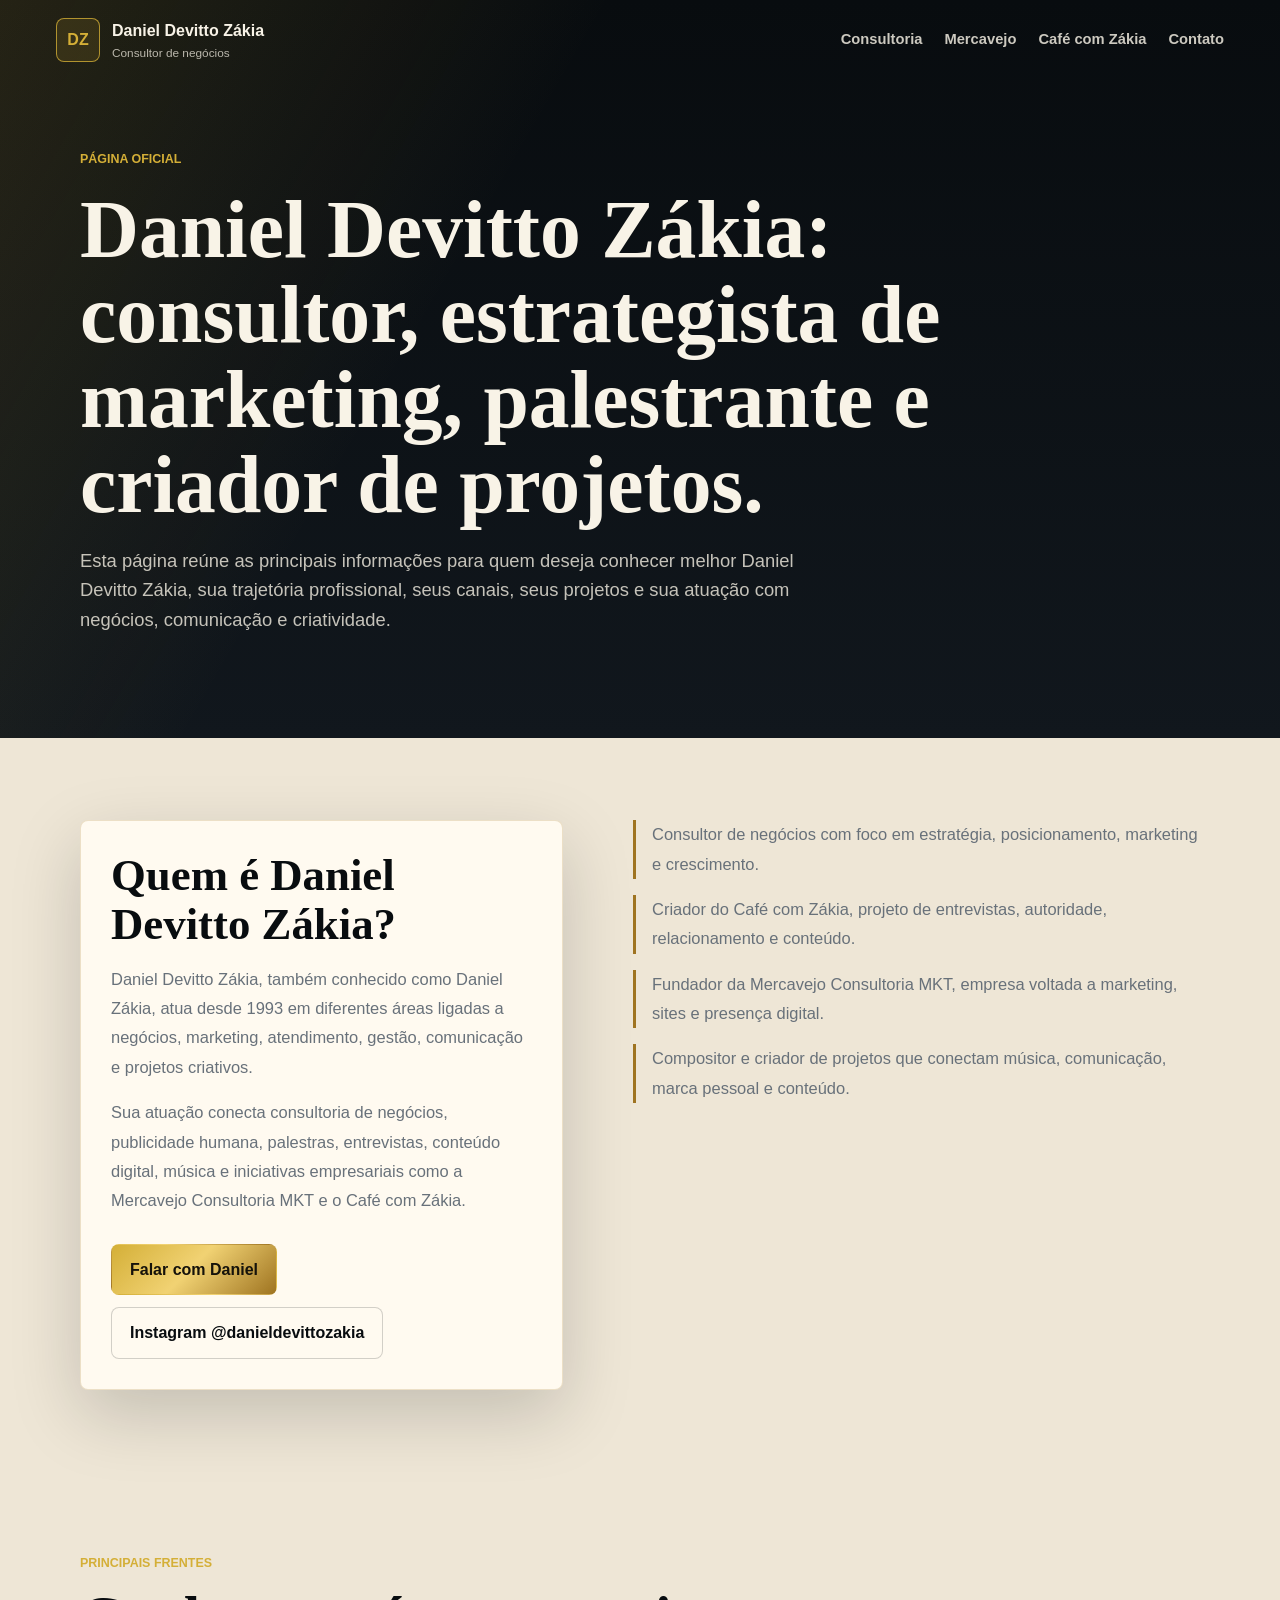
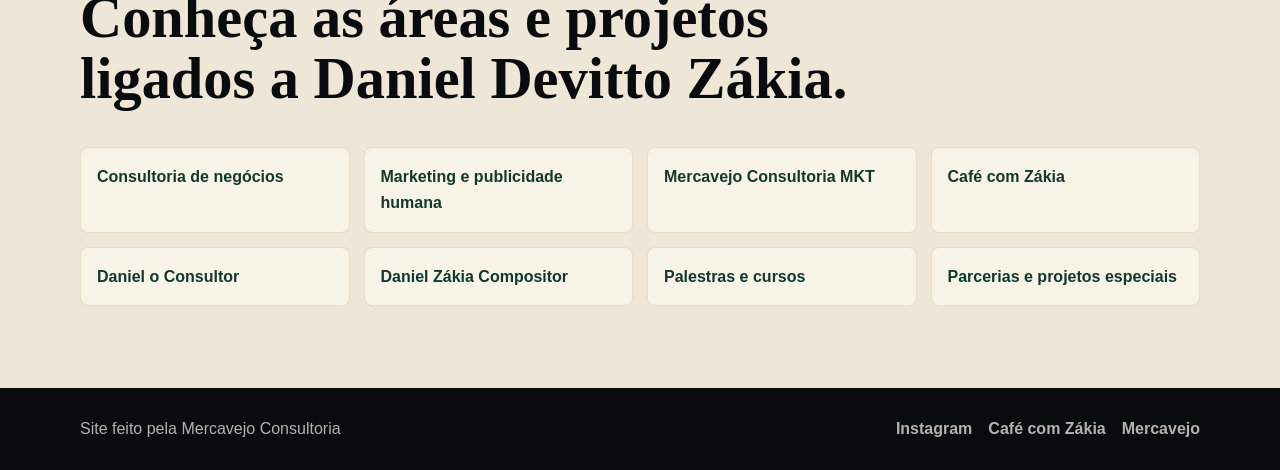
<file: daniel-devitto-zakia.html>
﻿<!doctype html>
<html lang="pt-BR">
  <head>
    <meta charset="utf-8" />
    <link rel="icon" type="image/svg+xml" href="favicon.svg" />
    <meta name="viewport" content="width=device-width, initial-scale=1" />
    <title>Daniel Devitto Zákia | Biografia, Consultoria, Marketing e Projetos</title>
    <meta
      name="description"
      content="Conheça Daniel Devitto Zákia: consultor de negócios, estrategista de marketing, palestrante, compositor, criador do Café com Zákia e fundador da Mercavejo Consultoria MKT."
    />
    <meta name="robots" content="index, follow, max-image-preview:large, max-snippet:-1, max-video-preview:-1" />
    <link rel="canonical" href="https://www.danieldevittozakia.com.br/daniel-devitto-zakia.html" />
    <meta property="og:title" content="Daniel Devitto Zákia | Biografia, Consultoria e Projetos" />
    <meta
      property="og:description"
      content="Página oficial sobre Daniel Devitto Zákia, suas áreas de atuação, projetos, canais, consultoria, música e iniciativas de marketing."
    />
    <meta property="og:type" content="profile" />
    <meta property="og:locale" content="pt_BR" />
    <meta property="og:url" content="https://www.danieldevittozakia.com.br/daniel-devitto-zakia.html" />
    <meta property="og:image" content="https://www.danieldevittozakia.com.br/assets/sobre-daniel-projetos.jpg" />
    <meta name="twitter:card" content="summary_large_image" />
    <meta name="twitter:title" content="Daniel Devitto Zákia | Consultor de Negócios e Marketing" />
    <meta
      name="twitter:description"
      content="Biografia e projetos oficiais de Daniel Devitto Zákia: consultoria, marketing, Café com Zákia, Mercavejo e música."
    />
    <link rel="stylesheet" href="styles.css" />
    <script type="application/ld+json">
      {
        "@context": "https://schema.org",
        "@graph": [
          {
            "@type": "Person",
            "@id": "https://www.danieldevittozakia.com.br/#daniel-devitto-zakia",
            "name": "Daniel Devitto Zákia",
            "alternateName": ["Daniel Zákia", "Daniel o Consultor", "Daniel Zákia Compositor"],
            "url": "https://www.danieldevittozakia.com.br/",
            "image": "https://www.danieldevittozakia.com.br/assets/sobre-daniel-projetos.jpg",
            "jobTitle": "Consultor de negócios, estrategista de marketing, palestrante, compositor e criador de projetos",
            "description": "Daniel Devitto Zákia atua com consultoria de negócios, marketing, publicidade humana, palestras, entrevistas, música, composição e projetos criativos.",
            "knowsAbout": [
              "Consultoria de negócios",
              "Marketing",
              "Publicidade humana",
              "Palestras",
              "Podcast",
              "Café com Zákia",
              "Mercavejo Consultoria MKT",
              "Música e composição"
            ],
            "sameAs": [
              "https://www.instagram.com/danieldevittozakia/",
              "https://www.facebook.com/danieldevittozakia",
              "https://www.youtube.com/@danielzakiaconsultor",
              "https://www.youtube.com/@cafecomzakia",
              "https://www.instagram.com/cafecomzakia/",
              "https://www.cafecomzakia.com.br/",
              "https://www.youtube.com/@danielzakiacompositor",
              "https://www.mercavejo.com.br/"
            ]
          },
          {
            "@type": "BreadcrumbList",
            "@id": "https://www.danieldevittozakia.com.br/daniel-devitto-zakia.html#breadcrumb",
            "itemListElement": [
              { "@type": "ListItem", "position": 1, "name": "Início", "item": "https://www.danieldevittozakia.com.br/" },
              { "@type": "ListItem", "position": 2, "name": "Daniel Devitto Zákia", "item": "https://www.danieldevittozakia.com.br/daniel-devitto-zakia.html" }
            ]
          }
        ]
      }
    </script>
  </head>
  <body>
    <header class="site-header is-scrolled" data-header>
      <a class="brand" href="index.html#inicio" aria-label="Daniel Devitto Zákia">
        <span class="brand-mark">DZ</span>
        <span><strong>Daniel Devitto Zákia</strong><small>Consultor de negócios</small></span>
      </a>
      <button class="nav-toggle" type="button" aria-label="Abrir menu" aria-expanded="false" data-menu-button><span></span><span></span><span></span></button>
      <nav class="site-nav" data-menu>
        <a href="consultoria-de-negocios.html">Consultoria</a>
        <a href="mercavejo-consultoria-mkt.html">Mercavejo</a>
        <a href="cafe-com-zakia.html">Café com Zákia</a>
        <a href="index.html#contato">Contato</a>
      </nav>
    </header>

    <main class="topic-main">
      <section class="topic-hero">
        <div class="container">
          <p class="eyebrow">Página oficial</p>
          <h1>Daniel Devitto Zákia: consultor, estrategista de marketing, palestrante e criador de projetos.</h1>
          <p>
            Esta página reúne as principais informações para quem deseja conhecer melhor Daniel Devitto Zákia, sua
            trajetória profissional, seus canais, seus projetos e sua atuação com negócios, comunicação e criatividade.
          </p>
        </div>
      </section>

      <section class="topic-section">
        <div class="container topic-grid">
          <article class="topic-panel">
            <h2>Quem é Daniel Devitto Zákia?</h2>
            <p>
              Daniel Devitto Zákia, também conhecido como Daniel Zákia, atua desde 1993 em diferentes áreas ligadas a
              negócios, marketing, atendimento, gestão, comunicação e projetos criativos.
            </p>
            <p>
              Sua atuação conecta consultoria de negócios, publicidade humana, palestras, entrevistas, conteúdo digital,
              música e iniciativas empresariais como a Mercavejo Consultoria MKT e o Café com Zákia.
            </p>
            <div class="topic-actions">
              <a class="button primary" href="index.html#contato">Falar com Daniel</a>
              <a class="button secondary" href="https://www.instagram.com/danieldevittozakia/" target="_blank" rel="noopener noreferrer">
                Instagram @danieldevittozakia
              </a>
            </div>
          </article>

          <ul class="topic-list">
            <li>Consultor de negócios com foco em estratégia, posicionamento, marketing e crescimento.</li>
            <li>Criador do Café com Zákia, projeto de entrevistas, autoridade, relacionamento e conteúdo.</li>
            <li>Fundador da Mercavejo Consultoria MKT, empresa voltada a marketing, sites e presença digital.</li>
            <li>Compositor e criador de projetos que conectam música, comunicação, marca pessoal e conteúdo.</li>
          </ul>
        </div>
      </section>

      <section class="topic-section">
        <div class="container">
          <div class="section-heading compact">
            <p class="eyebrow">Principais frentes</p>
            <h2>Conheça as áreas e projetos ligados a Daniel Devitto Zákia.</h2>
          </div>
          <div class="topic-related">
            <a href="consultoria-de-negocios.html">Consultoria de negócios</a>
            <a href="marketing-publicidade.html">Marketing e publicidade humana</a>
            <a href="mercavejo-consultoria-mkt.html">Mercavejo Consultoria MKT</a>
            <a href="cafe-com-zakia.html">Café com Zákia</a>
            <a href="daniel-o-consultor.html">Daniel o Consultor</a>
            <a href="compositor/">Daniel Zákia Compositor</a>
            <a href="palestras-e-cursos.html">Palestras e cursos</a>
            <a href="parcerias-projetos-especiais.html">Parcerias e projetos especiais</a>
          </div>
        </div>
      </section>
    </main>
    <footer class="site-footer">
      <div class="container footer-grid">
        <p>
          Site feito pela
          <a href="https://www.mercavejo.com.br/" target="_blank" rel="noopener noreferrer">Mercavejo Consultoria</a>
        </p>
        <div class="footer-links">
          <a href="https://www.instagram.com/danieldevittozakia/" target="_blank" rel="noopener noreferrer">Instagram</a>
          <a href="https://www.youtube.com/@cafecomzakia" target="_blank" rel="noopener noreferrer">Café com Zákia</a>
          <a href="https://www.mercavejo.com.br/" target="_blank" rel="noopener noreferrer">Mercavejo</a>
        </div>
      </div>
    </footer>
    <script src="script.js" defer></script>
  </body>
</html>
</file>
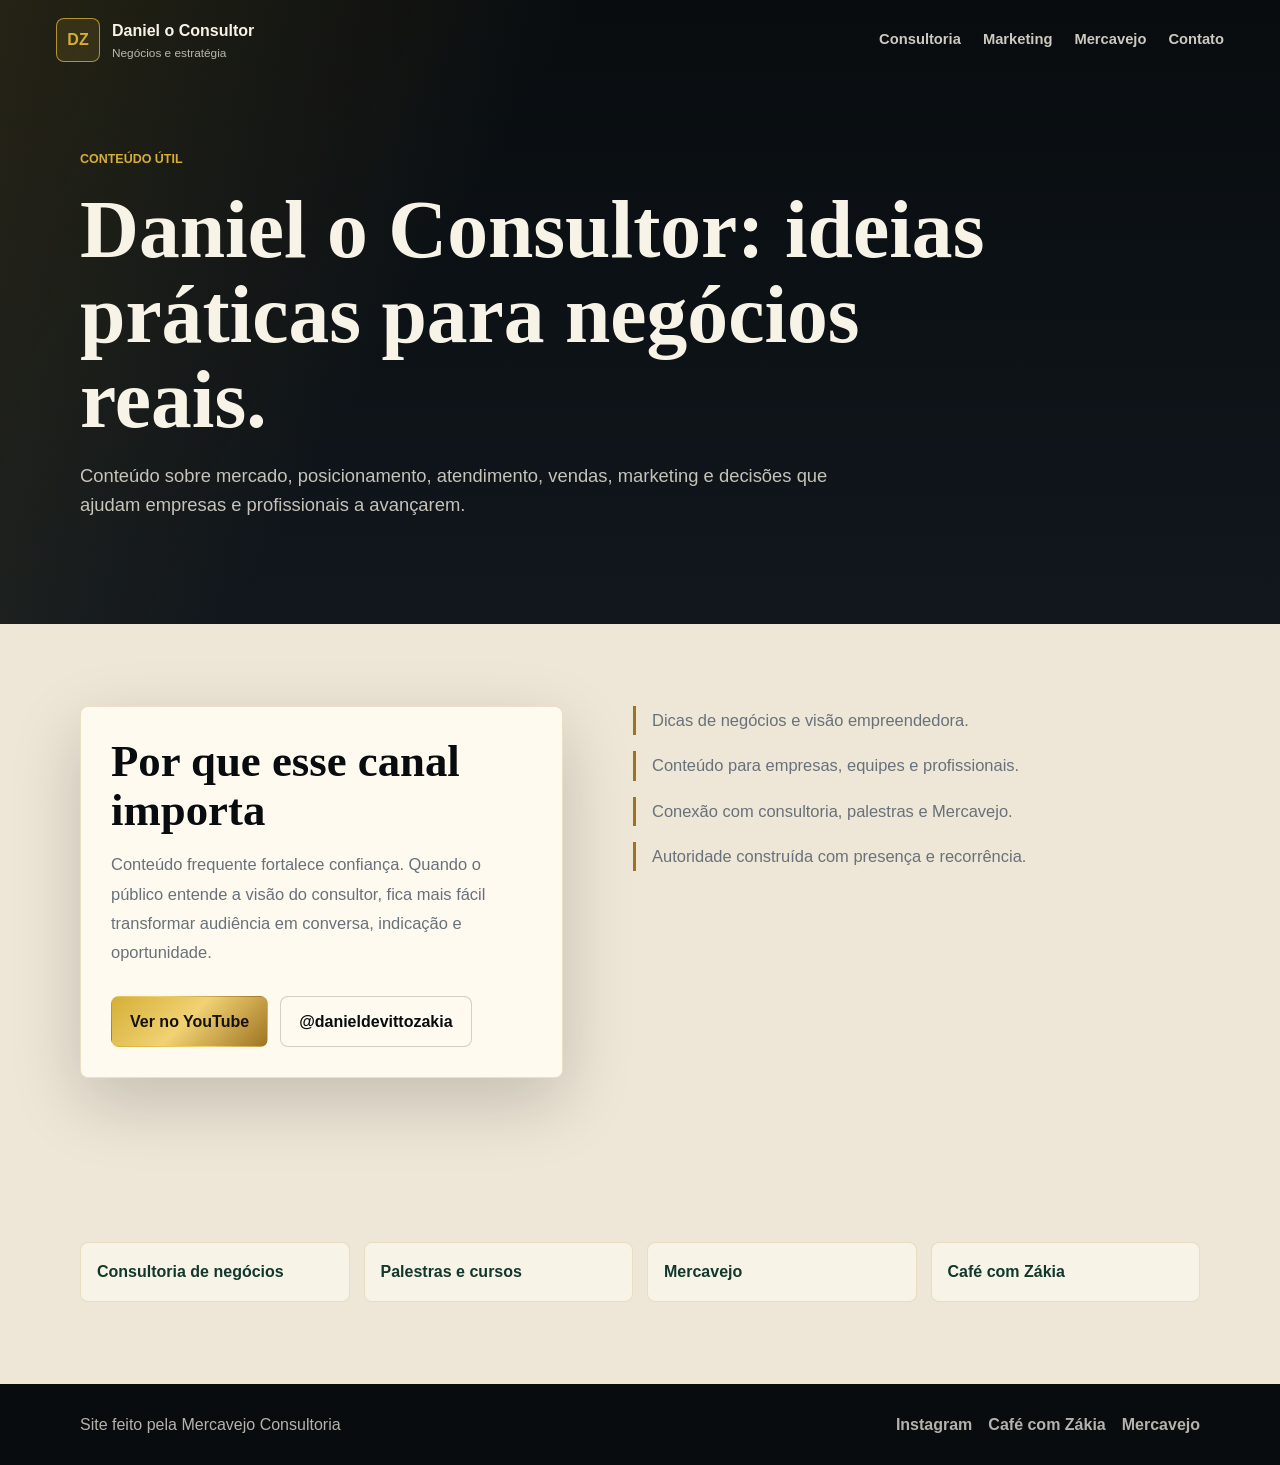
<file: daniel-o-consultor.html>
﻿<!doctype html>
<html lang="pt-BR">
  <head>
    <meta charset="utf-8" />
    <link rel="icon" type="image/svg+xml" href="favicon.svg" />
    <meta name="viewport" content="width=device-width, initial-scale=1" />
    <title>Daniel o Consultor | Conteúdo de Daniel Devitto Zákia</title>
    <meta name="description" content="Daniel o Consultor é a frente de conteúdo de Daniel Devitto Zákia sobre negócios, marketing, vendas, posicionamento e visão empreendedora." />
    <link rel="canonical" href="https://www.danieldevittozakia.com.br/daniel-o-consultor.html" />
    <link rel="stylesheet" href="styles.css" />
  </head>
  <body>
    <header class="site-header is-scrolled" data-header><a class="brand" href="index.html#inicio"><span class="brand-mark">DZ</span><span><strong>Daniel o Consultor</strong><small>Negócios e estratégia</small></span></a><button class="nav-toggle" type="button" aria-label="Abrir menu" aria-expanded="false" data-menu-button><span></span><span></span><span></span></button><nav class="site-nav" data-menu><a href="consultoria-de-negocios.html">Consultoria</a><a href="marketing-publicidade.html">Marketing</a><a href="mercavejo-consultoria-mkt.html">Mercavejo</a><a href="index.html#contato">Contato</a></nav></header>
    <main class="topic-main">
      <section class="topic-hero"><div class="container"><p class="eyebrow">Conteúdo útil</p><h1>Daniel o Consultor: ideias práticas para negócios reais.</h1><p>Conteúdo sobre mercado, posicionamento, atendimento, vendas, marketing e decisões que ajudam empresas e profissionais a avançarem.</p></div></section>
      <section class="topic-section"><div class="container topic-grid"><article class="topic-panel"><h2>Por que esse canal importa</h2><p>Conteúdo frequente fortalece confiança. Quando o público entende a visão do consultor, fica mais fácil transformar audiência em conversa, indicação e oportunidade.</p><div class="topic-actions"><a class="button primary" href="https://www.youtube.com/@danielzakiaconsultor" target="_blank" rel="noopener noreferrer">Ver no YouTube</a><a class="button secondary" href="https://www.instagram.com/danieldevittozakia/" target="_blank" rel="noopener noreferrer">@danieldevittozakia</a></div></article><ul class="topic-list"><li>Dicas de negócios e visão empreendedora.</li><li>Conteúdo para empresas, equipes e profissionais.</li><li>Conexão com consultoria, palestras e Mercavejo.</li><li>Autoridade construída com presença e recorrência.</li></ul></div></section>
      <section class="topic-section"><div class="container"><div class="topic-related"><a href="consultoria-de-negocios.html">Consultoria de negócios</a><a href="palestras-e-cursos.html">Palestras e cursos</a><a href="mercavejo-consultoria-mkt.html">Mercavejo</a><a href="cafe-com-zakia.html">Café com Zákia</a></div></div></section>
    </main>
    <footer class="site-footer">
      <div class="container footer-grid">
        <p>
          Site feito pela
          <a href="https://www.mercavejo.com.br/" target="_blank" rel="noopener noreferrer">Mercavejo Consultoria</a>
        </p>
        <div class="footer-links">
          <a href="https://www.instagram.com/danieldevittozakia/" target="_blank" rel="noopener noreferrer">Instagram</a>
          <a href="https://www.youtube.com/@cafecomzakia" target="_blank" rel="noopener noreferrer">Café com Zákia</a>
          <a href="https://www.mercavejo.com.br/" target="_blank" rel="noopener noreferrer">Mercavejo</a>
        </div>
      </div>
    </footer>
    <script src="script.js" defer></script>
  </body>
</html>
</file>
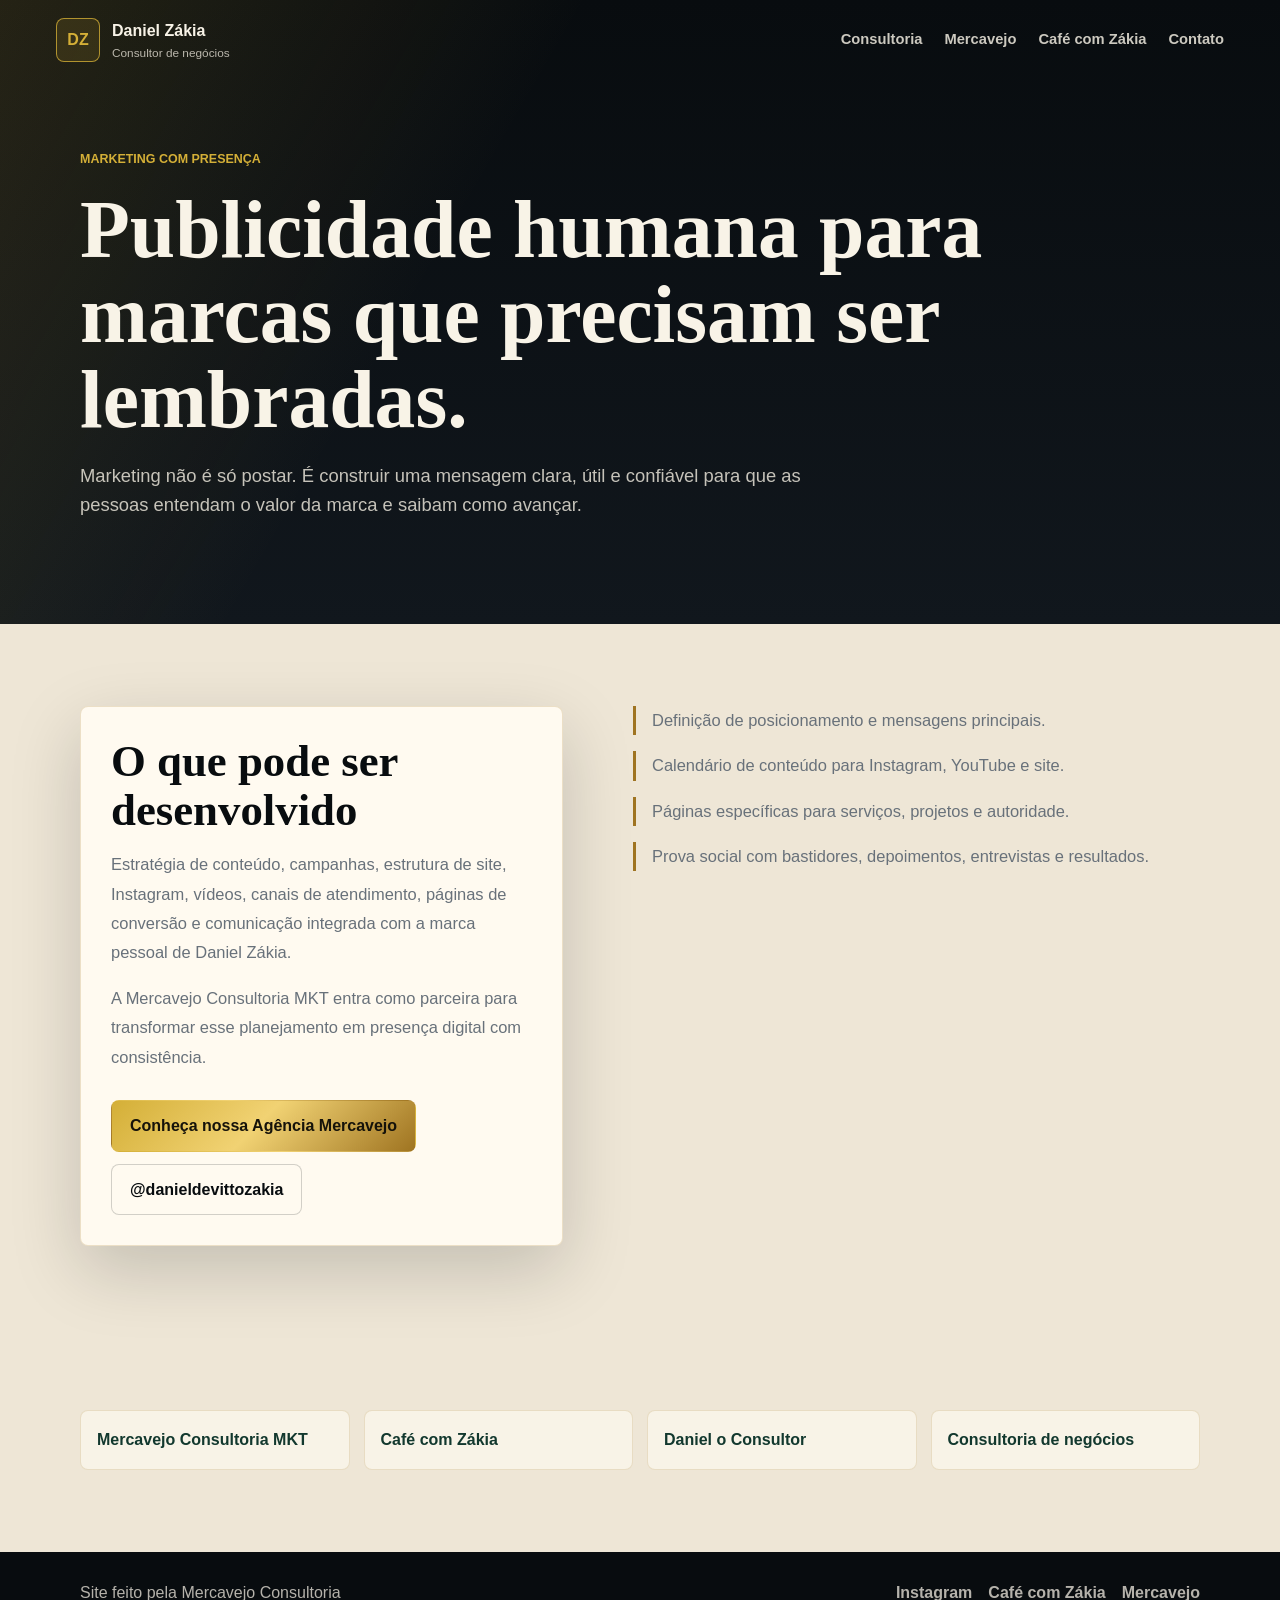
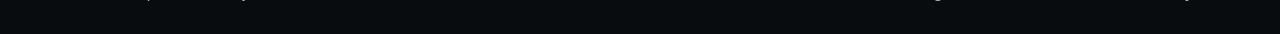
<file: marketing-publicidade.html>
﻿<!doctype html>
<html lang="pt-BR">
  <head>
    <meta charset="utf-8" />
    <link rel="icon" type="image/svg+xml" href="favicon.svg" />
    <meta name="viewport" content="width=device-width, initial-scale=1" />
    <title>Marketing e Publicidade Humana | Daniel Devitto Zákia e Mercavejo</title>
    <meta name="description" content="Marketing e publicidade humana para empresas, profissionais e projetos que precisam de presença, conteúdo, posicionamento e relacionamento." />
    <link rel="canonical" href="https://www.danieldevittozakia.com.br/marketing-publicidade.html" />
    <meta property="og:title" content="Marketing e Publicidade Humana" />
    <meta property="og:description" content="Estratégia de marketing com presença humana, conteúdo útil e canais bem conectados." />
    <meta property="og:type" content="article" />
    <link rel="stylesheet" href="styles.css" />
  </head>
  <body>
    <header class="site-header is-scrolled" data-header>
      <a class="brand" href="index.html#inicio"><span class="brand-mark">DZ</span><span><strong>Daniel Zákia</strong><small>Consultor de negócios</small></span></a>
      <button class="nav-toggle" type="button" aria-label="Abrir menu" aria-expanded="false" data-menu-button><span></span><span></span><span></span></button>
      <nav class="site-nav" data-menu><a href="consultoria-de-negocios.html">Consultoria</a><a href="mercavejo-consultoria-mkt.html">Mercavejo</a><a href="cafe-com-zakia.html">Café com Zákia</a><a href="index.html#contato">Contato</a></nav>
    </header>
    <main class="topic-main">
      <section class="topic-hero"><div class="container"><p class="eyebrow">Marketing com presença</p><h1>Publicidade humana para marcas que precisam ser lembradas.</h1><p>Marketing não é só postar. É construir uma mensagem clara, útil e confiável para que as pessoas entendam o valor da marca e saibam como avançar.</p></div></section>
      <section class="topic-section"><div class="container topic-grid"><article class="topic-panel"><h2>O que pode ser desenvolvido</h2><p>Estratégia de conteúdo, campanhas, estrutura de site, Instagram, vídeos, canais de atendimento, páginas de conversão e comunicação integrada com a marca pessoal de Daniel Zákia.</p><p>A Mercavejo Consultoria MKT entra como parceira para transformar esse planejamento em presença digital com consistência.</p><div class="topic-actions"><a class="button primary" href="mercavejo-consultoria-mkt.html">Conheça nossa Agência Mercavejo</a><a class="button secondary" href="https://www.instagram.com/danieldevittozakia/" target="_blank" rel="noopener noreferrer">@danieldevittozakia</a></div></article><ul class="topic-list"><li>Definição de posicionamento e mensagens principais.</li><li>Calendário de conteúdo para Instagram, YouTube e site.</li><li>Páginas específicas para serviços, projetos e autoridade.</li><li>Prova social com bastidores, depoimentos, entrevistas e resultados.</li></ul></div></section>
      <section class="topic-section"><div class="container"><div class="topic-related"><a href="mercavejo-consultoria-mkt.html">Mercavejo Consultoria MKT</a><a href="cafe-com-zakia.html">Café com Zákia</a><a href="daniel-o-consultor.html">Daniel o Consultor</a><a href="consultoria-de-negocios.html">Consultoria de negócios</a></div></div></section>
    </main>
    <footer class="site-footer">
      <div class="container footer-grid">
        <p>
          Site feito pela
          <a href="https://www.mercavejo.com.br/" target="_blank" rel="noopener noreferrer">Mercavejo Consultoria</a>
        </p>
        <div class="footer-links">
          <a href="https://www.instagram.com/danieldevittozakia/" target="_blank" rel="noopener noreferrer">Instagram</a>
          <a href="https://www.youtube.com/@cafecomzakia" target="_blank" rel="noopener noreferrer">Café com Zákia</a>
          <a href="https://www.mercavejo.com.br/" target="_blank" rel="noopener noreferrer">Mercavejo</a>
        </div>
      </div>
    </footer>
    <script src="script.js" defer></script>
  </body>
</html>
</file>
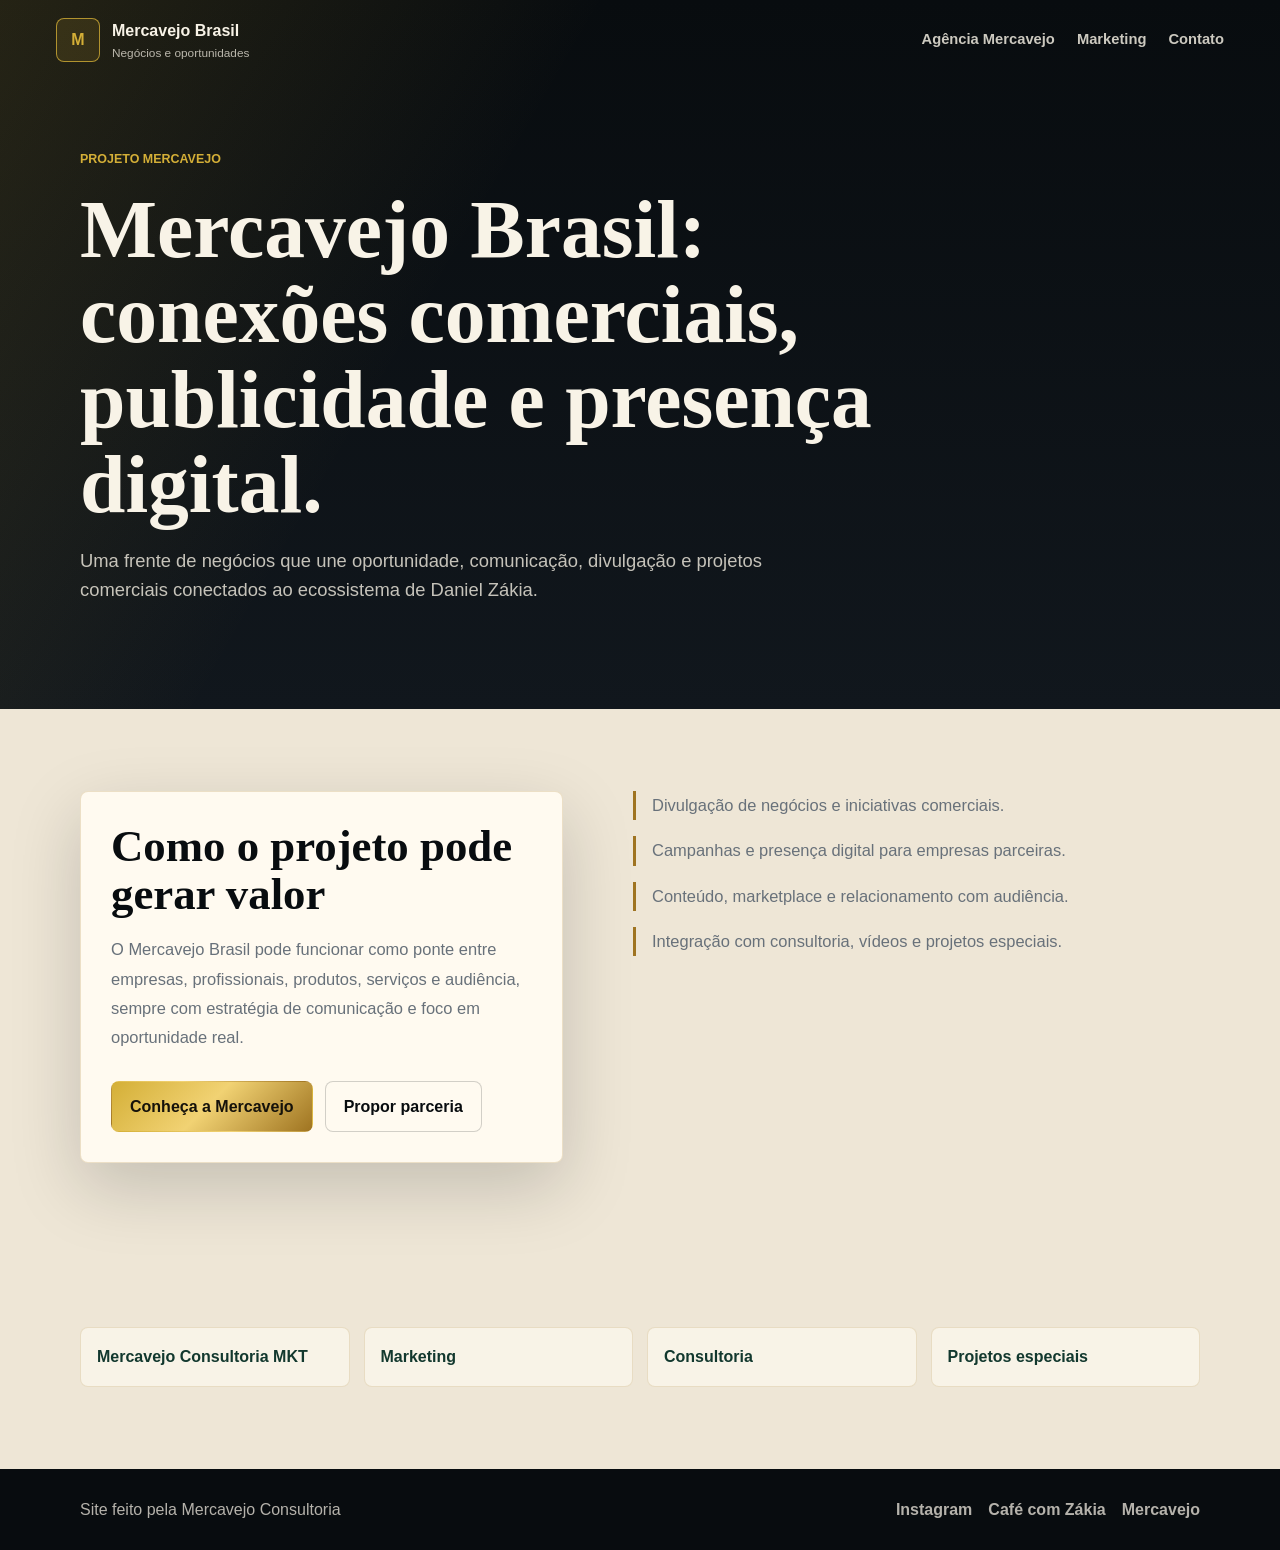
<file: mercavejo-brasil.html>
﻿<!doctype html>
<html lang="pt-BR">
  <head>
    <meta charset="utf-8" />
    <link rel="icon" type="image/svg+xml" href="favicon.svg" />
    <meta name="viewport" content="width=device-width, initial-scale=1" />
    <title>Mercavejo Brasil | Projeto de Daniel Devitto Zákia</title>
    <meta name="description" content="Mercavejo Brasil é uma iniciativa ligada a negócios, publicidade, marketplace, oportunidades comerciais e presença digital." />
    <link rel="canonical" href="https://www.danieldevittozakia.com.br/mercavejo-brasil.html" />
    <link rel="stylesheet" href="styles.css" />
  </head>
  <body>
    <header class="site-header is-scrolled" data-header><a class="brand" href="index.html#inicio"><span class="brand-mark">M</span><span><strong>Mercavejo Brasil</strong><small>Negócios e oportunidades</small></span></a><button class="nav-toggle" type="button" aria-label="Abrir menu" aria-expanded="false" data-menu-button><span></span><span></span><span></span></button><nav class="site-nav" data-menu><a href="mercavejo-consultoria-mkt.html">Agência Mercavejo</a><a href="marketing-publicidade.html">Marketing</a><a href="index.html#contato">Contato</a></nav></header>
    <main class="topic-main">
      <section class="topic-hero"><div class="container"><p class="eyebrow">Projeto Mercavejo</p><h1>Mercavejo Brasil: conexões comerciais, publicidade e presença digital.</h1><p>Uma frente de negócios que une oportunidade, comunicação, divulgação e projetos comerciais conectados ao ecossistema de Daniel Zákia.</p></div></section>
      <section class="topic-section"><div class="container topic-grid"><article class="topic-panel"><h2>Como o projeto pode gerar valor</h2><p>O Mercavejo Brasil pode funcionar como ponte entre empresas, profissionais, produtos, serviços e audiência, sempre com estratégia de comunicação e foco em oportunidade real.</p><div class="topic-actions"><a class="button primary" href="https://www.mercavejo.com.br/" target="_blank" rel="noopener noreferrer">Conheça a Mercavejo</a><a class="button secondary" href="index.html#contato">Propor parceria</a></div></article><ul class="topic-list"><li>Divulgação de negócios e iniciativas comerciais.</li><li>Campanhas e presença digital para empresas parceiras.</li><li>Conteúdo, marketplace e relacionamento com audiência.</li><li>Integração com consultoria, vídeos e projetos especiais.</li></ul></div></section>
      <section class="topic-section"><div class="container"><div class="topic-related"><a href="mercavejo-consultoria-mkt.html">Mercavejo Consultoria MKT</a><a href="marketing-publicidade.html">Marketing</a><a href="consultoria-de-negocios.html">Consultoria</a><a href="parcerias-projetos-especiais.html">Projetos especiais</a></div></div></section>
    </main>
    <footer class="site-footer">
      <div class="container footer-grid">
        <p>
          Site feito pela
          <a href="https://www.mercavejo.com.br/" target="_blank" rel="noopener noreferrer">Mercavejo Consultoria</a>
        </p>
        <div class="footer-links">
          <a href="https://www.instagram.com/danieldevittozakia/" target="_blank" rel="noopener noreferrer">Instagram</a>
          <a href="https://www.youtube.com/@cafecomzakia" target="_blank" rel="noopener noreferrer">Café com Zákia</a>
          <a href="https://www.mercavejo.com.br/" target="_blank" rel="noopener noreferrer">Mercavejo</a>
        </div>
      </div>
    </footer>
    <script src="script.js" defer></script>
  </body>
</html>
</file>
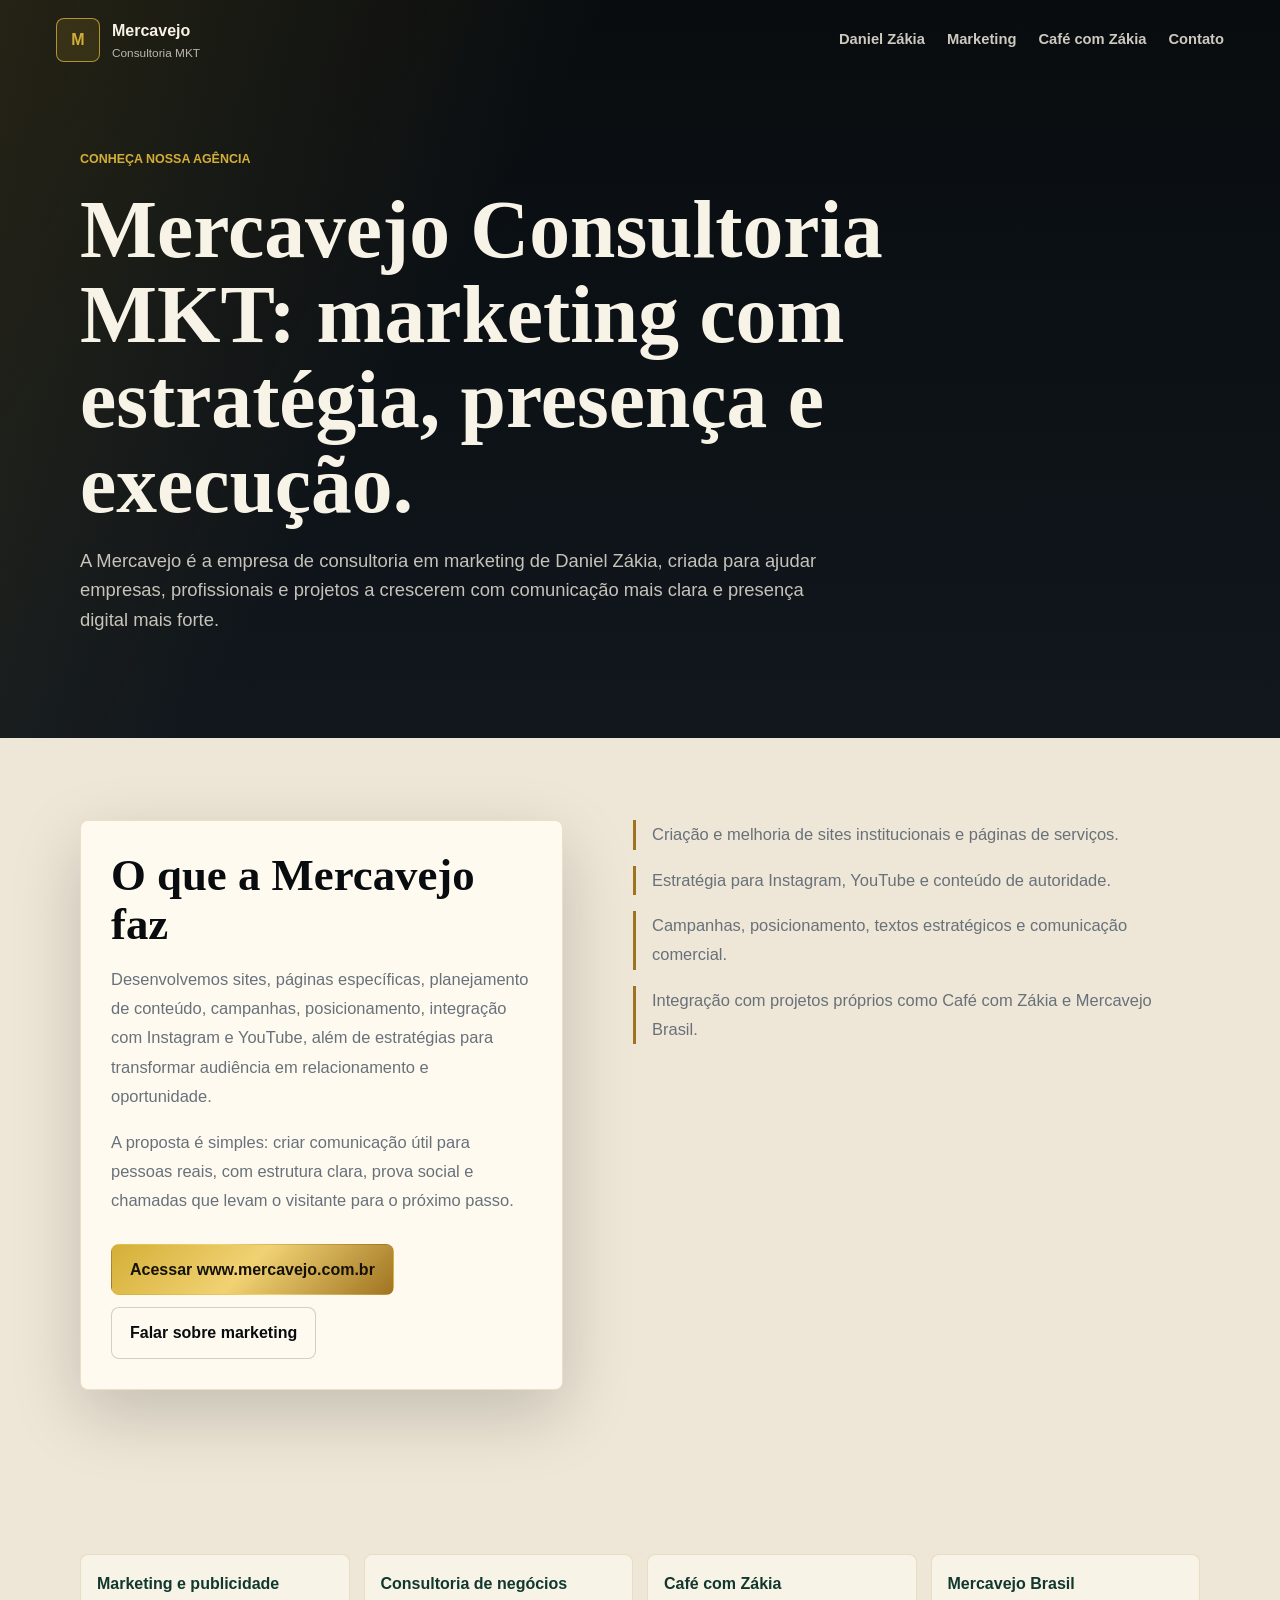
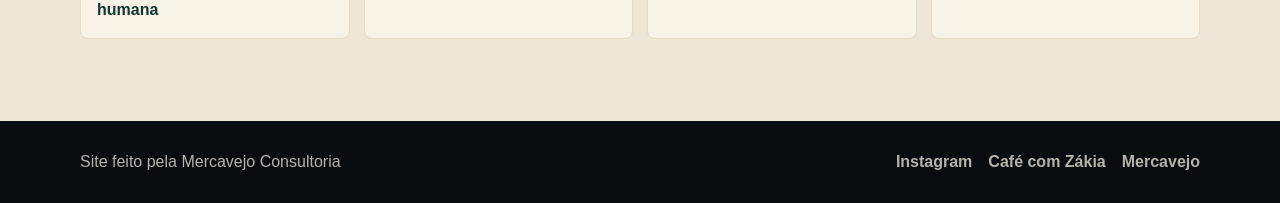
<file: mercavejo-consultoria-mkt.html>
﻿<!doctype html>
<html lang="pt-BR">
  <head>
    <meta charset="utf-8" />
    <link rel="icon" type="image/svg+xml" href="favicon.svg" />
    <meta name="viewport" content="width=device-width, initial-scale=1" />
    <title>Mercavejo Consultoria MKT | Empresa de Daniel Devitto Zákia</title>
    <meta name="description" content="Conheça a Mercavejo Consultoria MKT, empresa de Daniel Devitto Zákia para marketing, sites, posicionamento, conteúdo, campanhas e presença digital." />
    <link rel="canonical" href="https://www.danieldevittozakia.com.br/mercavejo-consultoria-mkt.html" />
    <meta property="og:title" content="Mercavejo Consultoria MKT" />
    <meta property="og:description" content="Agência e consultoria de marketing para marcas que querem crescer com presença e estratégia." />
    <meta property="og:type" content="article" />
    <link rel="stylesheet" href="styles.css" />
  </head>
  <body>
    <header class="site-header is-scrolled" data-header><a class="brand" href="index.html#inicio"><span class="brand-mark">M</span><span><strong>Mercavejo</strong><small>Consultoria MKT</small></span></a><button class="nav-toggle" type="button" aria-label="Abrir menu" aria-expanded="false" data-menu-button><span></span><span></span><span></span></button><nav class="site-nav" data-menu><a href="index.html">Daniel Zákia</a><a href="marketing-publicidade.html">Marketing</a><a href="cafe-com-zakia.html">Café com Zákia</a><a href="index.html#contato">Contato</a></nav></header>
    <main class="topic-main">
      <section class="topic-hero"><div class="container"><p class="eyebrow">Conheça nossa agência</p><h1>Mercavejo Consultoria MKT: marketing com estratégia, presença e execução.</h1><p>A Mercavejo é a empresa de consultoria em marketing de Daniel Zákia, criada para ajudar empresas, profissionais e projetos a crescerem com comunicação mais clara e presença digital mais forte.</p></div></section>
      <section class="topic-section"><div class="container topic-grid"><article class="topic-panel"><h2>O que a Mercavejo faz</h2><p>Desenvolvemos sites, páginas específicas, planejamento de conteúdo, campanhas, posicionamento, integração com Instagram e YouTube, além de estratégias para transformar audiência em relacionamento e oportunidade.</p><p>A proposta é simples: criar comunicação útil para pessoas reais, com estrutura clara, prova social e chamadas que levam o visitante para o próximo passo.</p><div class="topic-actions"><a class="button primary" href="https://www.mercavejo.com.br/" target="_blank" rel="noopener noreferrer">Acessar www.mercavejo.com.br</a><a class="button secondary" href="index.html#contato">Falar sobre marketing</a></div></article><ul class="topic-list"><li>Criação e melhoria de sites institucionais e páginas de serviços.</li><li>Estratégia para Instagram, YouTube e conteúdo de autoridade.</li><li>Campanhas, posicionamento, textos estratégicos e comunicação comercial.</li><li>Integração com projetos próprios como Café com Zákia e Mercavejo Brasil.</li></ul></div></section>
      <section class="topic-section"><div class="container"><div class="topic-related"><a href="marketing-publicidade.html">Marketing e publicidade humana</a><a href="consultoria-de-negocios.html">Consultoria de negócios</a><a href="cafe-com-zakia.html">Café com Zákia</a><a href="mercavejo-brasil.html">Mercavejo Brasil</a></div></div></section>
    </main>
    <footer class="site-footer">
      <div class="container footer-grid">
        <p>
          Site feito pela
          <a href="https://www.mercavejo.com.br/" target="_blank" rel="noopener noreferrer">Mercavejo Consultoria</a>
        </p>
        <div class="footer-links">
          <a href="https://www.instagram.com/danieldevittozakia/" target="_blank" rel="noopener noreferrer">Instagram</a>
          <a href="https://www.youtube.com/@cafecomzakia" target="_blank" rel="noopener noreferrer">Café com Zákia</a>
          <a href="https://www.mercavejo.com.br/" target="_blank" rel="noopener noreferrer">Mercavejo</a>
        </div>
      </div>
    </footer>
    <script src="script.js" defer></script>
  </body>
</html>
</file>
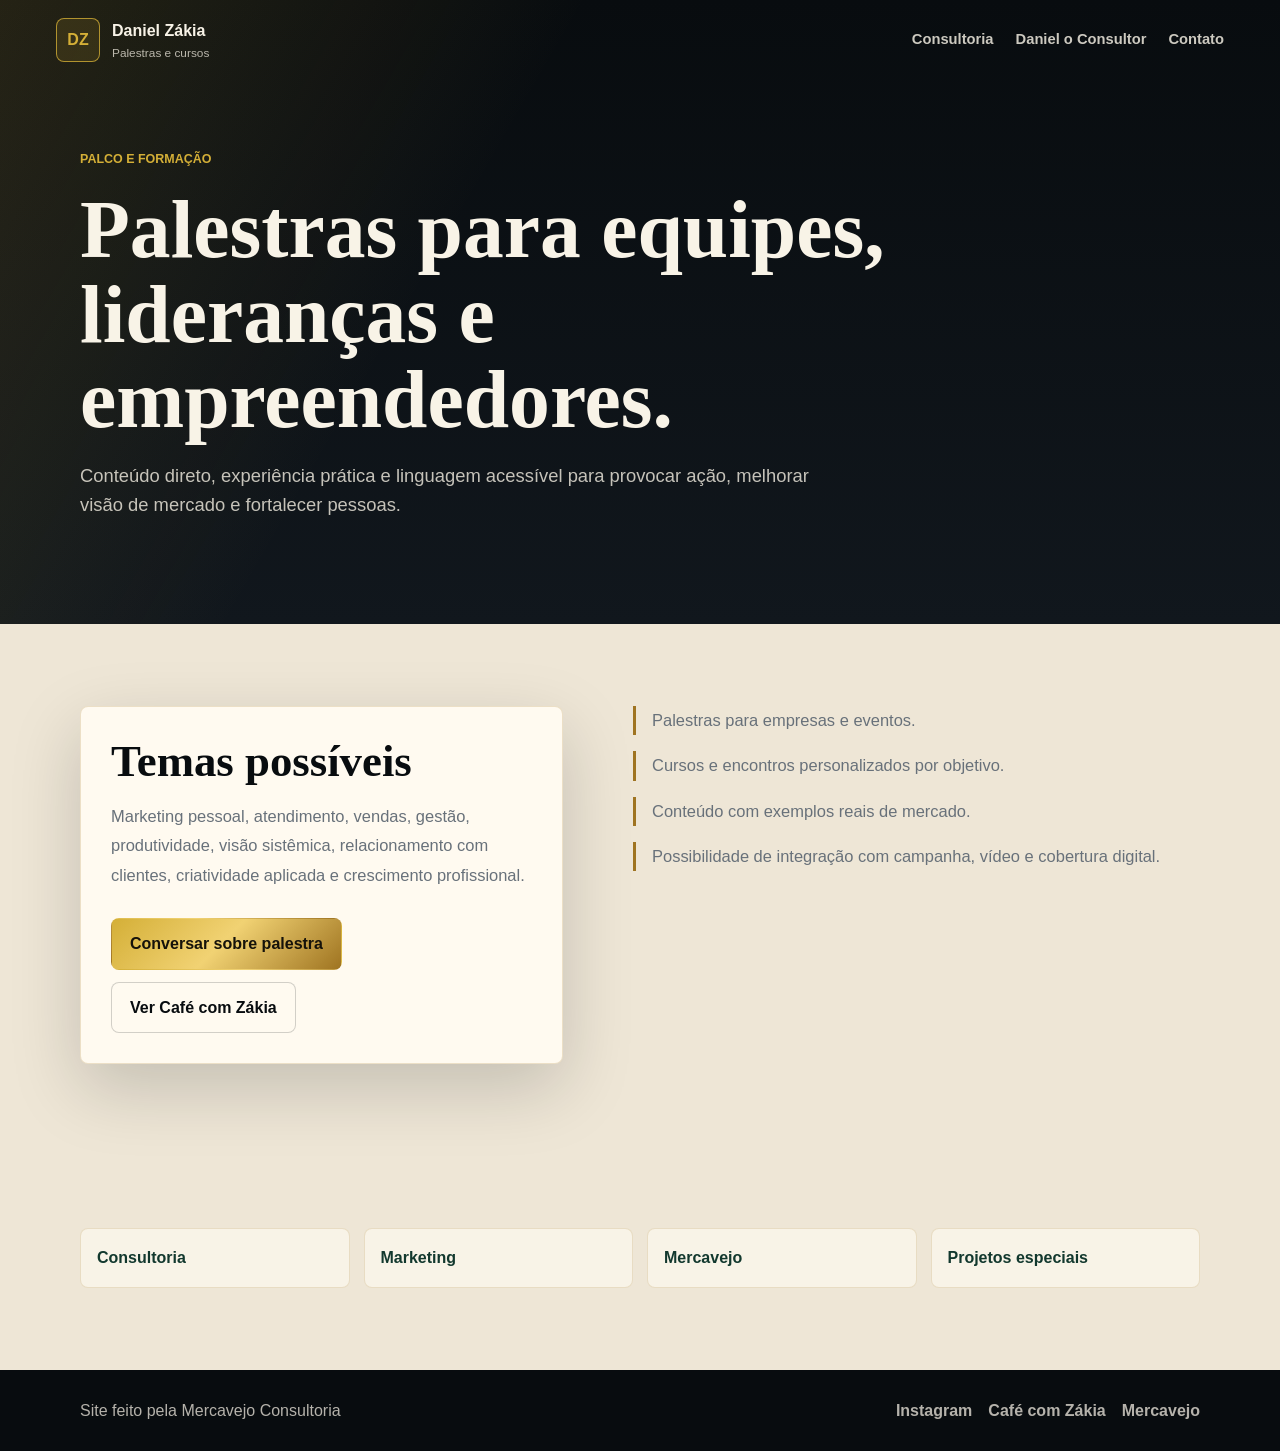
<file: palestras-e-cursos.html>
﻿<!doctype html>
<html lang="pt-BR">
  <head>
    <meta charset="utf-8" />
    <link rel="icon" type="image/svg+xml" href="favicon.svg" />
    <meta name="viewport" content="width=device-width, initial-scale=1" />
    <title>Palestras e Cursos | Daniel Devitto Zákia</title>
    <meta name="description" content="Palestras e cursos com Daniel Devitto Zákia sobre negócios, vendas, marketing, atendimento, liderança, produtividade e desenvolvimento humano." />
    <link rel="canonical" href="https://www.danieldevittozakia.com.br/palestras-e-cursos.html" />
    <link rel="stylesheet" href="styles.css" />
  </head>
  <body>
    <header class="site-header is-scrolled" data-header><a class="brand" href="index.html#inicio"><span class="brand-mark">DZ</span><span><strong>Daniel Zákia</strong><small>Palestras e cursos</small></span></a><button class="nav-toggle" type="button" aria-label="Abrir menu" aria-expanded="false" data-menu-button><span></span><span></span><span></span></button><nav class="site-nav" data-menu><a href="consultoria-de-negocios.html">Consultoria</a><a href="daniel-o-consultor.html">Daniel o Consultor</a><a href="index.html#contato">Contato</a></nav></header>
    <main class="topic-main">
      <section class="topic-hero"><div class="container"><p class="eyebrow">Palco e formação</p><h1>Palestras para equipes, lideranças e empreendedores.</h1><p>Conteúdo direto, experiência prática e linguagem acessível para provocar ação, melhorar visão de mercado e fortalecer pessoas.</p></div></section>
      <section class="topic-section"><div class="container topic-grid"><article class="topic-panel"><h2>Temas possíveis</h2><p>Marketing pessoal, atendimento, vendas, gestão, produtividade, visão sistêmica, relacionamento com clientes, criatividade aplicada e crescimento profissional.</p><div class="topic-actions"><a class="button primary" href="index.html#contato">Conversar sobre palestra</a><a class="button secondary" href="cafe-com-zakia.html">Ver Café com Zákia</a></div></article><ul class="topic-list"><li>Palestras para empresas e eventos.</li><li>Cursos e encontros personalizados por objetivo.</li><li>Conteúdo com exemplos reais de mercado.</li><li>Possibilidade de integração com campanha, vídeo e cobertura digital.</li></ul></div></section>
      <section class="topic-section"><div class="container"><div class="topic-related"><a href="consultoria-de-negocios.html">Consultoria</a><a href="marketing-publicidade.html">Marketing</a><a href="mercavejo-consultoria-mkt.html">Mercavejo</a><a href="parcerias-projetos-especiais.html">Projetos especiais</a></div></div></section>
    </main>
    <footer class="site-footer">
      <div class="container footer-grid">
        <p>
          Site feito pela
          <a href="https://www.mercavejo.com.br/" target="_blank" rel="noopener noreferrer">Mercavejo Consultoria</a>
        </p>
        <div class="footer-links">
          <a href="https://www.instagram.com/danieldevittozakia/" target="_blank" rel="noopener noreferrer">Instagram</a>
          <a href="https://www.youtube.com/@cafecomzakia" target="_blank" rel="noopener noreferrer">Café com Zákia</a>
          <a href="https://www.mercavejo.com.br/" target="_blank" rel="noopener noreferrer">Mercavejo</a>
        </div>
      </div>
    </footer>
    <script src="script.js" defer></script>
  </body>
</html>
</file>
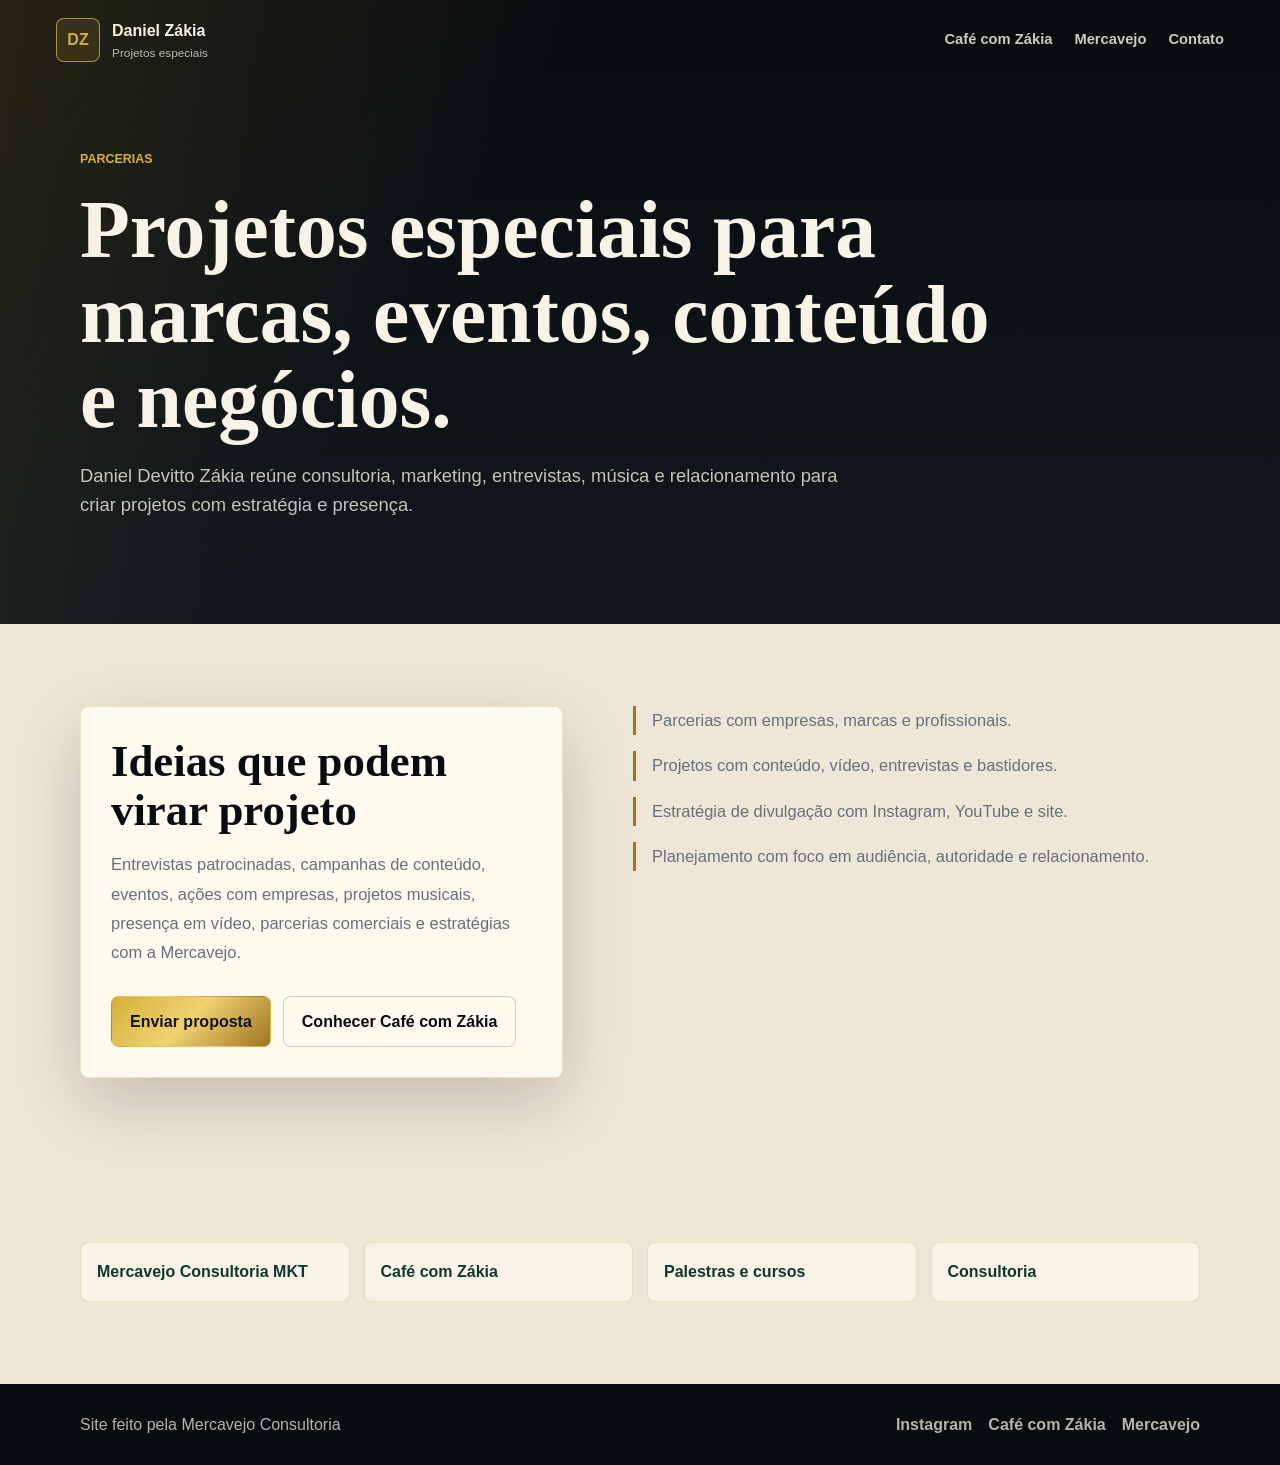
<file: parcerias-projetos-especiais.html>
﻿<!doctype html>
<html lang="pt-BR">
  <head>
    <meta charset="utf-8" />
    <link rel="icon" type="image/svg+xml" href="favicon.svg" />
    <meta name="viewport" content="width=device-width, initial-scale=1" />
    <title>Parcerias e Projetos Especiais | Daniel Devitto Zákia</title>
    <meta name="description" content="Parcerias e projetos especiais com Daniel Devitto Zákia, Café com Zákia e Mercavejo para conteúdo, eventos, marcas, negócios e comunicação." />
    <link rel="canonical" href="https://www.danieldevittozakia.com.br/parcerias-projetos-especiais.html" />
    <link rel="stylesheet" href="styles.css" />
  </head>
  <body>
    <header class="site-header is-scrolled" data-header><a class="brand" href="index.html#inicio"><span class="brand-mark">DZ</span><span><strong>Daniel Zákia</strong><small>Projetos especiais</small></span></a><button class="nav-toggle" type="button" aria-label="Abrir menu" aria-expanded="false" data-menu-button><span></span><span></span><span></span></button><nav class="site-nav" data-menu><a href="cafe-com-zakia.html">Café com Zákia</a><a href="mercavejo-consultoria-mkt.html">Mercavejo</a><a href="index.html#contato">Contato</a></nav></header>
    <main class="topic-main">
      <section class="topic-hero"><div class="container"><p class="eyebrow">Parcerias</p><h1>Projetos especiais para marcas, eventos, conteúdo e negócios.</h1><p>Daniel Devitto Zákia reúne consultoria, marketing, entrevistas, música e relacionamento para criar projetos com estratégia e presença.</p></div></section>
      <section class="topic-section"><div class="container topic-grid"><article class="topic-panel"><h2>Ideias que podem virar projeto</h2><p>Entrevistas patrocinadas, campanhas de conteúdo, eventos, ações com empresas, projetos musicais, presença em vídeo, parcerias comerciais e estratégias com a Mercavejo.</p><div class="topic-actions"><a class="button primary" href="index.html#contato">Enviar proposta</a><a class="button secondary" href="cafe-com-zakia.html">Conhecer Café com Zákia</a></div></article><ul class="topic-list"><li>Parcerias com empresas, marcas e profissionais.</li><li>Projetos com conteúdo, vídeo, entrevistas e bastidores.</li><li>Estratégia de divulgação com Instagram, YouTube e site.</li><li>Planejamento com foco em audiência, autoridade e relacionamento.</li></ul></div></section>
      <section class="topic-section"><div class="container"><div class="topic-related"><a href="mercavejo-consultoria-mkt.html">Mercavejo Consultoria MKT</a><a href="cafe-com-zakia.html">Café com Zákia</a><a href="palestras-e-cursos.html">Palestras e cursos</a><a href="consultoria-de-negocios.html">Consultoria</a></div></div></section>
    </main>
    <footer class="site-footer">
      <div class="container footer-grid">
        <p>
          Site feito pela
          <a href="https://www.mercavejo.com.br/" target="_blank" rel="noopener noreferrer">Mercavejo Consultoria</a>
        </p>
        <div class="footer-links">
          <a href="https://www.instagram.com/danieldevittozakia/" target="_blank" rel="noopener noreferrer">Instagram</a>
          <a href="https://www.youtube.com/@cafecomzakia" target="_blank" rel="noopener noreferrer">Café com Zákia</a>
          <a href="https://www.mercavejo.com.br/" target="_blank" rel="noopener noreferrer">Mercavejo</a>
        </div>
      </div>
    </footer>
    <script src="script.js" defer></script>
  </body>
</html>
</file>
<file: styles.css>
:root {
  --ink: #080c0f;
  --charcoal: #11171d;
  --deep-green: #12382e;
  --emerald: #1d6b55;
  --gold: #d4af37;
  --gold-dark: #9f7421;
  --bronze: #a67628;
  --ivory: #f8f3e7;
  --paper: #eee6d6;
  --muted: #68717a;
  --line: rgba(8, 12, 15, 0.14);
  --white: #ffffff;
  --shadow: 0 24px 70px rgba(8, 12, 15, 0.18);
}

* {
  box-sizing: border-box;
}

html {
  scroll-behavior: smooth;
}

body {
  margin: 0;
  background: var(--paper);
  color: var(--ink);
  font-family: "Inter", Arial, sans-serif;
  line-height: 1.6;
  overflow-x: hidden;
}

a {
  color: inherit;
  text-decoration: none;
}

img {
  display: block;
  max-width: 100%;
}

h1,
h2,
h3,
p {
  overflow-wrap: anywhere;
}

h1,
h2 {
  margin: 0;
  font-family: "Playfair Display", Georgia, serif;
  line-height: 1.04;
}

h1 {
  max-width: 780px;
  font-size: 6.4rem;
}

h2 {
  font-size: 3.65rem;
}

h3 {
  margin: 0;
  font-size: 1.2rem;
  line-height: 1.25;
}

.container {
  width: min(1120px, calc(100% - 40px));
  margin: 0 auto;
}

.site-header {
  position: fixed;
  z-index: 30;
  top: 0;
  left: 0;
  right: 0;
  display: flex;
  align-items: center;
  justify-content: space-between;
  gap: 24px;
  padding: 18px 56px;
  color: var(--ivory);
  transition: background 180ms ease, box-shadow 180ms ease, color 180ms ease;
}

.site-header.is-scrolled {
  background: rgba(8, 12, 15, 0.9);
  color: var(--ivory);
  box-shadow: 0 10px 30px rgba(8, 12, 15, 0.16);
  backdrop-filter: blur(18px);
}

.brand {
  display: inline-flex;
  align-items: center;
  gap: 12px;
  min-width: 210px;
}

.brand-mark {
  display: grid;
  width: 44px;
  height: 44px;
  place-items: center;
  border: 1px solid rgba(212, 175, 55, 0.78);
  border-radius: 8px;
  background: rgba(212, 175, 55, 0.12);
  color: var(--gold);
  font-weight: 800;
  letter-spacing: 0;
}

.brand strong,
.brand small {
  display: block;
}

.brand small {
  color: currentColor;
  font-size: 0.74rem;
  opacity: 0.72;
}

.site-nav {
  display: flex;
  align-items: center;
  gap: 22px;
  font-size: 0.92rem;
  font-weight: 700;
}

.site-nav a {
  opacity: 0.82;
}

.site-nav a:hover {
  color: var(--gold);
  opacity: 1;
}

.nav-toggle {
  display: none;
  width: 44px;
  height: 44px;
  border: 1px solid rgba(212, 175, 55, 0.62);
  border-radius: 8px;
  background: rgba(8, 12, 15, 0.26);
  color: inherit;
  cursor: pointer;
}

.nav-toggle span {
  display: block;
  width: 18px;
  height: 2px;
  margin: 4px auto;
  background: currentColor;
}

.hero {
  position: relative;
  min-height: 94vh;
  display: grid;
  align-items: end;
  overflow: hidden;
  color: var(--ivory);
}

.hero-media,
.hero-overlay {
  position: absolute;
  inset: 0;
}

.hero-media {
  background:
    linear-gradient(90deg, rgba(8, 12, 15, 0.98) 0%, rgba(8, 12, 15, 0.92) 34%, rgba(18, 56, 46, 0.62) 62%, rgba(8, 12, 15, 0.28) 100%),
    url("assets/hero-consultor-multitalentos.jpg") center right/cover;
  transform: scale(1.02);
}

.hero-overlay {
  background:
    linear-gradient(to top, rgba(8, 12, 15, 0.9), rgba(8, 12, 15, 0.06) 48%),
    linear-gradient(120deg, rgba(212, 175, 55, 0.18), transparent 38%),
    linear-gradient(280deg, rgba(212, 175, 55, 0.14), transparent 34%),
    linear-gradient(90deg, rgba(8, 12, 15, 0.72), transparent 66%);
}

.hero-grid {
  position: relative;
  z-index: 2;
  display: grid;
  grid-template-columns: minmax(0, 720px);
  gap: 26px;
  align-items: start;
  padding: 156px 0 142px;
}

.hero-content {
  max-width: 720px;
}

.eyebrow {
  margin: 0 0 14px;
  color: var(--gold);
  font-size: 0.78rem;
  font-weight: 800;
  letter-spacing: 0;
  text-transform: uppercase;
}

.hero-statement {
  margin: 18px 0 0;
  color: var(--gold);
  font-size: 1.38rem;
  font-weight: 800;
}

.hero-copy {
  max-width: 700px;
  margin: 18px 0 0;
  color: rgba(248, 243, 231, 0.9);
  font-size: 1.18rem;
}

.hero-actions {
  display: flex;
  flex-wrap: wrap;
  gap: 12px;
  margin-top: 34px;
}

.button {
  display: inline-flex;
  min-height: 48px;
  align-items: center;
  justify-content: center;
  border: 1px solid transparent;
  border-radius: 8px;
  padding: 12px 18px;
  font-weight: 800;
  transition: transform 160ms ease, background 160ms ease, color 160ms ease, border-color 160ms ease;
}

.button:hover {
  transform: translateY(-2px);
}

.button.primary {
  background: linear-gradient(135deg, var(--gold), #f1d273 48%, var(--gold-dark));
  color: #15120a;
}

.button.secondary {
  border-color: rgba(159, 116, 33, 0.42);
  background: rgba(255, 250, 240, 0.72);
  color: var(--ink);
}

.button.secondary:hover {
  border-color: rgba(212, 175, 55, 0.78);
  background: rgba(212, 175, 55, 0.12);
  color: var(--deep-green);
}

.hero .button.secondary,
.dark-section .button.secondary {
  border-color: rgba(248, 243, 231, 0.42);
  background: transparent;
  color: var(--ivory);
}

.hero .button.secondary:hover,
.dark-section .button.secondary:hover {
  border-color: rgba(212, 175, 55, 0.78);
  background: rgba(212, 175, 55, 0.08);
  color: var(--gold);
}

.hero-authority {
  width: min(100%, 560px);
  border-left: 3px solid var(--gold);
  padding: 16px 20px;
  background: linear-gradient(90deg, rgba(8, 12, 15, 0.64), rgba(8, 12, 15, 0.18));
  color: var(--ivory);
  backdrop-filter: blur(10px);
}

.hero-authority span {
  display: block;
  margin-bottom: 8px;
  color: var(--gold);
  font-size: 0.78rem;
  font-weight: 800;
  text-transform: uppercase;
}

.hero-authority strong {
  display: block;
  color: var(--ivory);
  font-size: 1.05rem;
  line-height: 1.35;
}

.hero-strip {
  position: absolute;
  z-index: 2;
  right: 0;
  bottom: 0;
  left: 0;
  display: grid;
  grid-template-columns: repeat(3, 1fr);
  border-top: 1px solid rgba(212, 175, 55, 0.24);
  background: rgba(8, 12, 15, 0.78);
  backdrop-filter: blur(12px);
}

.hero-strip span {
  padding: 18px 40px;
  border-right: 1px solid rgba(212, 175, 55, 0.16);
  color: rgba(248, 243, 231, 0.84);
  font-weight: 700;
}

.section {
  padding: 110px 0;
}

.intro {
  background:
    linear-gradient(90deg, rgba(248, 243, 231, 0.96), rgba(238, 230, 214, 0.96)),
    linear-gradient(to bottom, rgba(212, 175, 55, 0.08), rgba(18, 56, 46, 0.08));
}

.intro-grid,
.profile-grid,
.contact-grid,
.channels-grid {
  display: grid;
  grid-template-columns: 0.95fr 1.05fr;
  gap: 78px;
  align-items: start;
}

.section-heading.compact {
  max-width: 850px;
  margin-bottom: 38px;
}

.section-heading > p:not(.eyebrow),
.intro-text p,
.split-copy p,
.profile-copy p,
.contact p {
  color: var(--muted);
  font-size: 1.04rem;
}

.intro-text p,
.profile-copy p {
  margin: 0 0 18px;
}

.services {
  background: var(--ivory);
}

.search-map {
  background:
    linear-gradient(120deg, rgba(212, 175, 55, 0.12), transparent 36%),
    var(--paper);
}

.search-grid {
  display: grid;
  grid-template-columns: repeat(4, minmax(0, 1fr));
  gap: 16px;
}

.search-grid a {
  min-height: 210px;
  display: grid;
  align-content: start;
  gap: 14px;
  border: 1px solid rgba(159, 116, 33, 0.2);
  border-radius: 8px;
  padding: 24px;
  background:
    linear-gradient(135deg, rgba(255, 250, 240, 0.98), rgba(248, 243, 231, 0.68)),
    var(--ivory);
  box-shadow: 0 18px 52px rgba(8, 12, 15, 0.06);
  transition: transform 160ms ease, border-color 160ms ease, box-shadow 160ms ease;
}

.search-grid a:hover {
  transform: translateY(-3px);
  border-color: rgba(159, 116, 33, 0.62);
  box-shadow: 0 24px 70px rgba(8, 12, 15, 0.12);
}

.search-grid span {
  color: var(--gold-dark);
  font-size: 0.76rem;
  font-weight: 800;
  text-transform: uppercase;
}

.search-grid strong,
.search-grid small {
  display: block;
}

.search-grid strong {
  color: var(--ink);
  font-size: 1.08rem;
  line-height: 1.25;
}

.search-grid small {
  color: var(--muted);
  font-size: 0.94rem;
  font-weight: 600;
  line-height: 1.55;
}

.service-grid {
  display: grid;
  grid-template-columns: repeat(4, 1fr);
  gap: 16px;
}

.service-card {
  min-height: 292px;
  border: 1px solid rgba(8, 12, 15, 0.12);
  border-radius: 8px;
  padding: 26px;
  background: #fffaf0;
  box-shadow: 0 1px 0 rgba(8, 12, 15, 0.04);
}

.service-card p {
  margin: 18px 0 0;
  color: var(--muted);
}

.service-icon {
  display: inline-flex;
  margin-bottom: 48px;
  color: var(--gold-dark);
  font-weight: 800;
}

.split {
  background: var(--paper);
}

.split.reverse {
  background: var(--ivory);
}

.split-grid {
  display: grid;
  grid-template-columns: 1fr 1fr;
  gap: 70px;
  align-items: center;
}

.visual-panel {
  min-height: 520px;
  display: flex;
  align-items: end;
  border-radius: 8px;
  overflow: hidden;
  padding: 28px;
  color: var(--ivory);
  box-shadow: var(--shadow);
}

.visual-panel.talks {
  background:
    linear-gradient(to top, rgba(8, 12, 15, 0.9), rgba(18, 56, 46, 0.12)),
    url("assets/palestras.jpg") center/cover;
}

.visual-panel.music {
  background:
    linear-gradient(to top, rgba(8, 12, 15, 0.9), rgba(18, 56, 46, 0.12)),
    url("assets/musica.jpg") center/cover;
}

.visual-panel span {
  display: block;
  color: var(--gold);
  font-weight: 800;
  text-transform: uppercase;
}

.visual-panel strong {
  display: block;
  max-width: 430px;
  margin-top: 8px;
  font-family: "Playfair Display", Georgia, serif;
  font-size: 2.55rem;
  line-height: 1.08;
}

.split-copy p {
  margin: 22px 0 24px;
}

.music-links {
  display: grid;
  grid-template-columns: repeat(2, minmax(0, 1fr));
  gap: 12px;
  margin: 26px 0 24px;
}

.music-links a {
  min-height: 92px;
  display: grid;
  align-content: center;
  gap: 8px;
  border: 1px solid rgba(159, 116, 33, 0.28);
  border-radius: 8px;
  padding: 18px;
  background:
    linear-gradient(135deg, rgba(212, 175, 55, 0.12), rgba(248, 243, 231, 0.02)),
    rgba(255, 250, 240, 0.64);
  color: var(--ink);
  font-weight: 800;
}

.music-links a:hover {
  border-color: rgba(159, 116, 33, 0.72);
  color: var(--deep-green);
}

.music-links a.featured-catalog {
  border-color: rgba(159, 116, 33, 0.72);
  background: linear-gradient(135deg, var(--gold), #f1d273 50%, var(--gold-dark));
  color: #15120a;
  box-shadow: 0 18px 38px rgba(95, 65, 18, 0.18);
}

.music-links a.featured-catalog:hover {
  color: #15120a;
}

.music-links span {
  color: var(--gold-dark);
  font-size: 0.76rem;
  text-transform: uppercase;
}

.text-link {
  display: inline-flex;
  color: var(--emerald);
  font-weight: 800;
  border-bottom: 2px solid currentColor;
}

.music-project-panel {
  display: grid;
  grid-template-columns: 0.85fr 1.15fr;
  gap: 42px;
  align-items: start;
  margin-top: 72px;
  padding: 34px;
  border: 1px solid rgba(159, 116, 33, 0.18);
  border-radius: 8px;
  background:
    linear-gradient(135deg, rgba(212, 175, 55, 0.14), rgba(18, 56, 46, 0.04)),
    #fffaf0;
  box-shadow: var(--shadow);
}

.general-project-panel {
  background:
    linear-gradient(135deg, rgba(212, 175, 55, 0.16), rgba(18, 56, 46, 0.05)),
    #fffaf0;
}

.music-project-panel h3 {
  max-width: 420px;
  font-family: "Playfair Display", Georgia, serif;
  font-size: 2.35rem;
  line-height: 1.06;
}

.music-project-panel p:not(.eyebrow) {
  color: var(--muted);
  font-size: 1rem;
}

.music-project-form {
  grid-template-columns: repeat(2, minmax(0, 1fr));
  box-shadow: none;
}

.full-field {
  grid-column: 1 / -1;
}

.dark-section {
  position: relative;
  overflow: hidden;
  background:
    linear-gradient(110deg, rgba(212, 175, 55, 0.15), transparent 26%),
    linear-gradient(280deg, rgba(166, 118, 40, 0.18), transparent 34%),
    linear-gradient(120deg, rgba(18, 56, 46, 0.42), transparent 46%),
    linear-gradient(180deg, #050709, #11171d 56%, #080c0f);
  border-top: 1px solid rgba(212, 175, 55, 0.18);
  border-bottom: 1px solid rgba(212, 175, 55, 0.18);
  color: var(--ivory);
}

.dark-section .section-heading > p:not(.eyebrow) {
  color: rgba(248, 243, 231, 0.72);
}

.dark-section .section-heading h2 {
  max-width: 620px;
}

.media-list {
  display: grid;
  gap: 14px;
}

.media-list a {
  position: relative;
  display: grid;
  min-height: 118px;
  align-content: center;
  gap: 22px;
  border: 1px solid rgba(212, 175, 55, 0.22);
  border-radius: 8px;
  padding: 22px 24px;
  background:
    linear-gradient(135deg, rgba(248, 243, 231, 0.08), rgba(248, 243, 231, 0.02)),
    rgba(8, 12, 15, 0.38);
  color: var(--ivory);
  font-size: 1.15rem;
  font-weight: 800;
  box-shadow: 0 18px 50px rgba(0, 0, 0, 0.18);
  transition: transform 160ms ease, border-color 160ms ease, background 160ms ease;
}

.media-list a:hover {
  transform: translateY(-2px);
  border-color: rgba(212, 175, 55, 0.78);
  background:
    linear-gradient(135deg, rgba(212, 175, 55, 0.16), rgba(248, 243, 231, 0.04)),
    rgba(8, 12, 15, 0.58);
}

.media-list span {
  color: var(--gold);
  font-size: 0.78rem;
  font-weight: 800;
  text-transform: uppercase;
}

.media-list strong,
.media-list small {
  display: block;
}

.media-list strong {
  margin-top: -8px;
  color: var(--ivory);
  font-size: 1.22rem;
  line-height: 1.15;
}

.media-list small {
  max-width: 470px;
  margin-top: -12px;
  color: rgba(248, 243, 231, 0.68);
  font-size: 0.92rem;
  font-weight: 600;
  line-height: 1.4;
}

.profile {
  background:
    linear-gradient(90deg, rgba(8, 12, 15, 0.04), transparent),
    var(--paper);
}

.profile-grid {
  align-items: center;
}

.profile-copy {
  max-width: 650px;
}

.profile-copy .eyebrow {
  margin-bottom: 22px;
}

.profile-copy h2 {
  max-width: 620px;
  font-size: 3.45rem;
  line-height: 1.12;
}

.profile-copy p:not(.eyebrow) {
  max-width: 610px;
  margin-top: 28px;
  line-height: 1.82;
}

.profile-signature {
  overflow: hidden;
  border: 1px solid rgba(8, 12, 15, 0.12);
  border-radius: 8px;
  background: var(--ivory);
  box-shadow: var(--shadow);
}

.profile-signature img {
  width: 100%;
  aspect-ratio: 16 / 10;
  height: auto;
  object-fit: cover;
  object-position: center center;
}

.profile-signature p {
  margin: 0;
  padding: 28px;
  color: var(--charcoal);
  font-size: 1.04rem;
  font-weight: 800;
  line-height: 1.58;
}

.tags {
  display: flex;
  flex-wrap: wrap;
  gap: 14px;
  margin-top: 36px;
}

.tags span {
  border: 1px solid rgba(8, 12, 15, 0.12);
  border-radius: 8px;
  padding: 12px 16px;
  background: var(--ivory);
  color: var(--deep-green);
  font-weight: 700;
  box-shadow: 0 12px 30px rgba(8, 12, 15, 0.04);
}

.contact {
  background:
    linear-gradient(120deg, rgba(212, 175, 55, 0.12), transparent 42%),
    #e6dcc8;
}

.contact-methods {
  display: grid;
  gap: 10px;
  margin-top: 26px;
}

.contact-methods a {
  display: inline-flex;
  width: fit-content;
  border-bottom: 2px solid var(--gold-dark);
  color: var(--deep-green);
  font-weight: 800;
}

.contact-form {
  display: grid;
  gap: 16px;
  padding: 28px;
  border: 1px solid rgba(8, 12, 15, 0.1);
  border-radius: 8px;
  background: var(--ivory);
  box-shadow: var(--shadow);
}

label {
  display: grid;
  gap: 8px;
  color: var(--ink);
  font-size: 0.9rem;
  font-weight: 800;
}

input,
select,
textarea {
  width: 100%;
  border: 1px solid rgba(8, 12, 15, 0.16);
  border-radius: 8px;
  padding: 13px 14px;
  background: #fffaf0;
  color: var(--ink);
  font: inherit;
}

textarea {
  resize: vertical;
}

input:focus,
select:focus,
textarea:focus {
  border-color: var(--gold-dark);
  outline: 3px solid rgba(212, 175, 55, 0.2);
}

.form-note {
  min-height: 24px;
  margin: 0;
  color: var(--deep-green);
  font-weight: 700;
}

.site-footer {
  padding: 28px 0;
  background: var(--ink);
  color: rgba(248, 243, 231, 0.72);
}

.footer-grid {
  display: flex;
  align-items: center;
  justify-content: space-between;
  gap: 20px;
}

.footer-grid p {
  margin: 0;
}

.footer-links {
  display: flex;
  flex-wrap: wrap;
  gap: 16px;
  font-weight: 800;
}

.footer-links a:hover {
  color: var(--gold);
}

.reveal {
  opacity: 0;
  transform: translateY(18px);
  transition: opacity 520ms ease, transform 520ms ease;
}

.reveal.is-visible {
  opacity: 1;
  transform: translateY(0);
}

.topic-main {
  background: var(--paper);
}

.topic-hero {
  padding: 150px 0 86px;
  background:
    linear-gradient(120deg, rgba(212, 175, 55, 0.14), transparent 36%),
    linear-gradient(180deg, #080c0f, #11171d);
  color: var(--ivory);
}

.topic-hero .eyebrow {
  margin-bottom: 18px;
}

.topic-hero h1 {
  max-width: 920px;
  font-size: 5.1rem;
}

.topic-hero p:not(.eyebrow) {
  max-width: 760px;
  color: rgba(248, 243, 231, 0.78);
  font-size: 1.15rem;
}

.topic-section {
  padding: 82px 0;
}

.topic-grid {
  display: grid;
  grid-template-columns: 0.92fr 1.08fr;
  gap: 70px;
  align-items: start;
}

.topic-panel {
  border: 1px solid rgba(159, 116, 33, 0.2);
  border-radius: 8px;
  padding: 30px;
  background: #fffaf0;
  box-shadow: var(--shadow);
}

.topic-panel h2 {
  font-size: 2.8rem;
  line-height: 1.08;
}

.topic-panel p,
.topic-list li {
  color: var(--muted);
  font-size: 1.03rem;
  line-height: 1.78;
}

.topic-list {
  display: grid;
  gap: 16px;
  margin: 0;
  padding: 0;
  list-style: none;
}

.topic-list li {
  border-left: 3px solid var(--gold-dark);
  padding-left: 16px;
}

.topic-actions {
  display: flex;
  flex-wrap: wrap;
  gap: 12px;
  margin-top: 28px;
}

.topic-actions .button.secondary {
  border-color: rgba(8, 12, 15, 0.18);
  color: var(--ink);
}

.topic-actions .button.secondary:hover {
  border-color: rgba(159, 116, 33, 0.62);
  color: var(--deep-green);
}

.topic-related {
  display: grid;
  grid-template-columns: repeat(4, minmax(0, 1fr));
  gap: 14px;
}

.topic-related a {
  border: 1px solid rgba(159, 116, 33, 0.18);
  border-radius: 8px;
  padding: 16px;
  background: var(--ivory);
  color: var(--deep-green);
  font-weight: 800;
}

@media (max-width: 1020px) {
  h1 {
    font-size: 5rem;
  }

  h2 {
    font-size: 3rem;
  }

  .site-header {
    padding: 16px 28px;
  }

  .hero-grid {
    grid-template-columns: 1fr;
    gap: 34px;
    padding-top: 138px;
  }

  .service-grid {
    grid-template-columns: repeat(2, 1fr);
  }

  .search-grid {
    grid-template-columns: repeat(2, minmax(0, 1fr));
  }

  .intro-grid,
  .profile-grid,
  .contact-grid,
  .channels-grid,
  .music-project-panel,
  .topic-grid,
  .split-grid {
    grid-template-columns: 1fr;
    gap: 42px;
  }

  .topic-related {
    grid-template-columns: repeat(2, minmax(0, 1fr));
  }
}

@media (max-width: 760px) {
  .hero-media {
    background:
      linear-gradient(90deg, rgba(8, 12, 15, 0.98) 0%, rgba(8, 12, 15, 0.9) 42%, rgba(18, 56, 46, 0.62) 100%),
      url("assets/hero-consultor-multitalentos.jpg") 58% center/cover;
  }

  .hero-overlay {
    background:
      linear-gradient(to top, rgba(8, 12, 15, 0.92), rgba(8, 12, 15, 0.1) 46%),
      linear-gradient(90deg, rgba(8, 12, 15, 0.8), rgba(8, 12, 15, 0.34) 64%, rgba(8, 12, 15, 0.2)),
      linear-gradient(120deg, rgba(212, 175, 55, 0.18), transparent 40%);
  }

  .nav-toggle {
    display: block;
  }

  .site-nav {
    position: absolute;
    top: 72px;
    right: 20px;
    left: 20px;
    display: none;
    flex-direction: column;
    align-items: stretch;
    gap: 0;
    border: 1px solid rgba(212, 175, 55, 0.22);
    border-radius: 8px;
    background: rgba(8, 12, 15, 0.96);
    color: var(--ivory);
    box-shadow: var(--shadow);
  }

  .site-nav.is-open {
    display: flex;
  }

  .site-nav a {
    padding: 15px 18px;
    border-bottom: 1px solid rgba(212, 175, 55, 0.14);
  }

  .hero-grid {
    padding-bottom: 190px;
  }

  .hero-strip {
    grid-template-columns: 1fr;
  }

  .hero-strip span {
    padding: 12px 20px;
  }

  .section {
    padding: 76px 0;
  }

  .topic-hero h1 {
    font-size: 3.45rem;
  }

  .service-grid {
    grid-template-columns: 1fr;
  }

  .search-grid {
    grid-template-columns: 1fr;
  }

  .service-card {
    min-height: auto;
  }

  .service-icon {
    margin-bottom: 28px;
  }

  .visual-panel {
    min-height: 390px;
  }

  .visual-panel strong {
    font-size: 2rem;
  }

  .footer-grid {
    align-items: flex-start;
    flex-direction: column;
  }
}

@media (max-width: 380px) {
  h1 {
    font-size: 3rem;
  }

  .hero-statement {
    font-size: 1.05rem;
  }

  .profile-copy h2,
  .music-project-panel h3 {
    font-size: 2.35rem;
  }

  .visual-panel strong {
    font-size: 1.75rem;
  }
}

@media (max-width: 520px) {
  .container {
    width: min(100% - 28px, 1120px);
  }

  .brand {
    min-width: 0;
  }

  .brand small {
    display: none;
  }

  h1 {
    font-size: 3.45rem;
  }

  h2 {
    font-size: 2.35rem;
  }

  .profile-copy h2 {
    font-size: 2.7rem;
    line-height: 1.08;
  }

  .profile-copy p:not(.eyebrow) {
    margin-top: 24px;
    line-height: 1.72;
  }

  .hero-statement {
    font-size: 1.15rem;
  }

  .hero-copy {
    font-size: 1rem;
  }

  .hero-actions,
  .button {
    width: 100%;
  }

  .media-list a {
    align-items: flex-start;
    flex-direction: column;
  }

  .music-links,
  .music-project-form {
    grid-template-columns: 1fr;
  }

  .topic-related {
    grid-template-columns: 1fr;
  }
}
</file>
